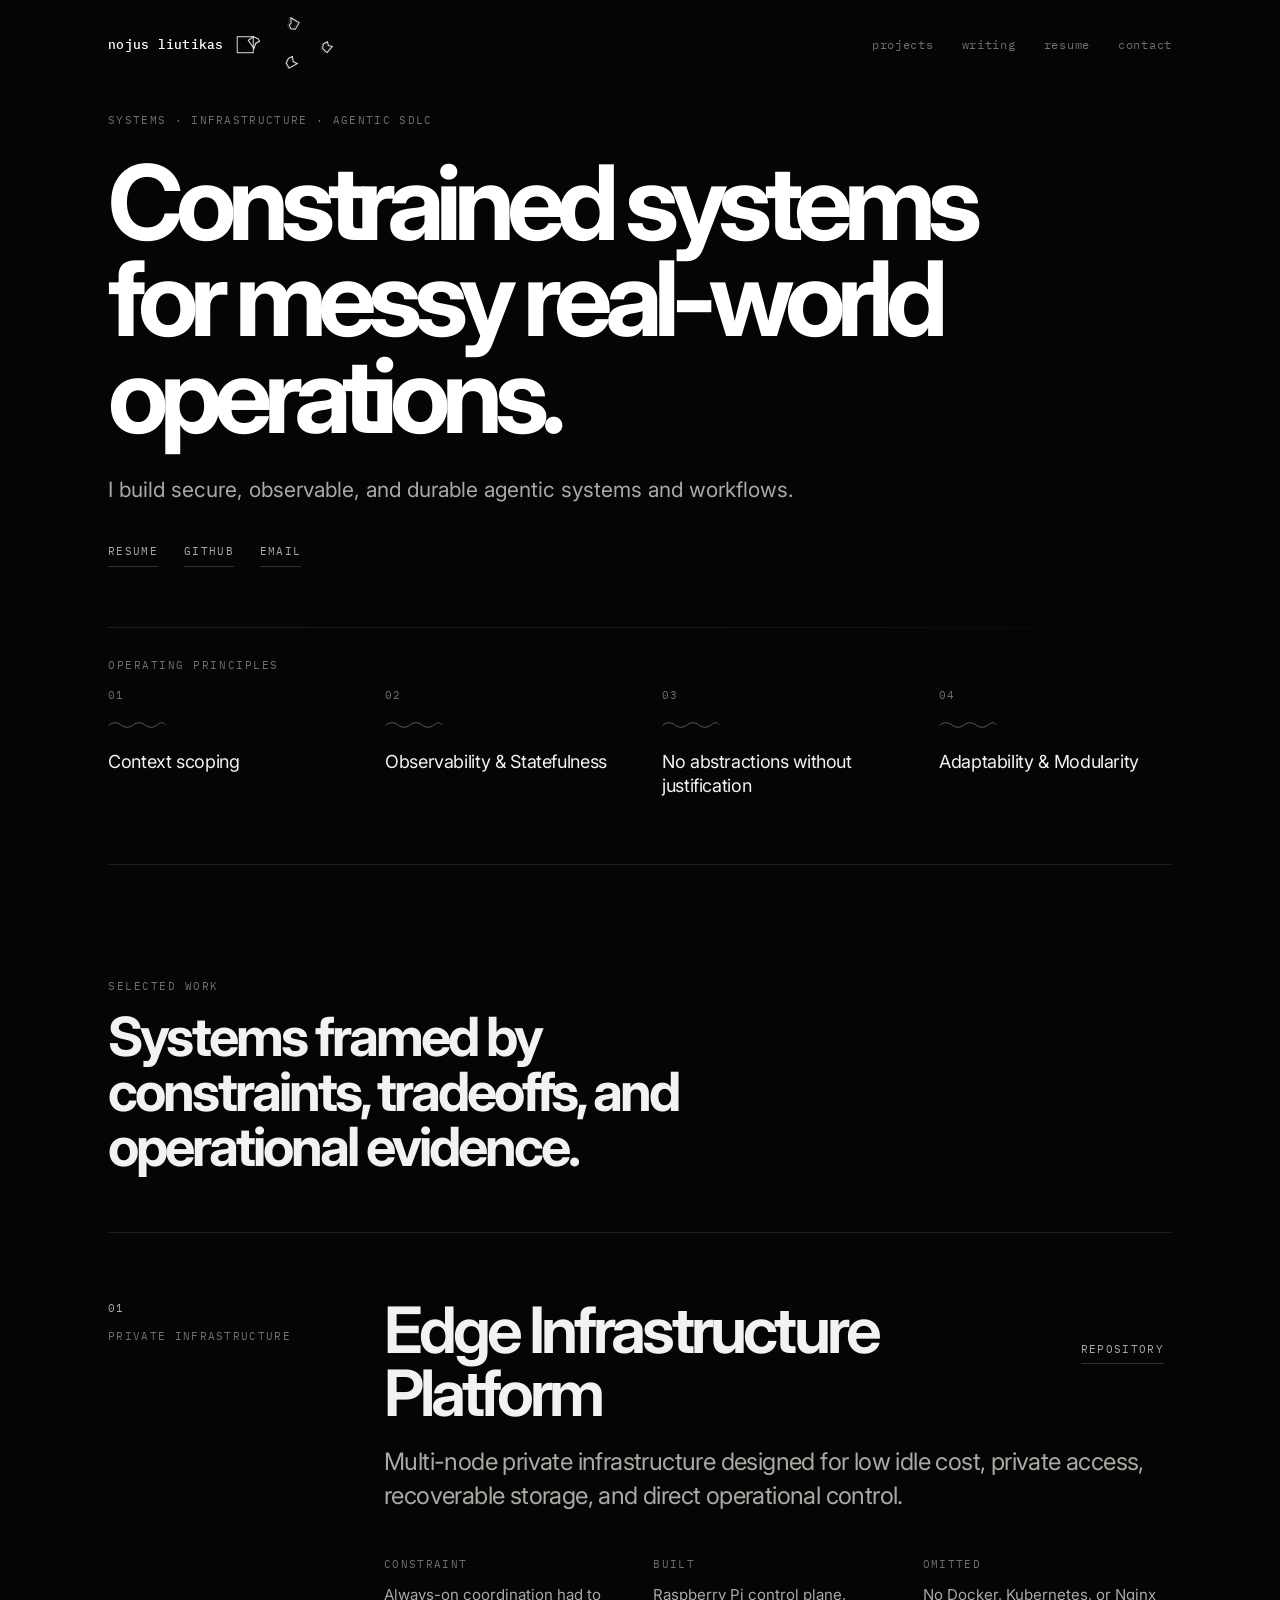
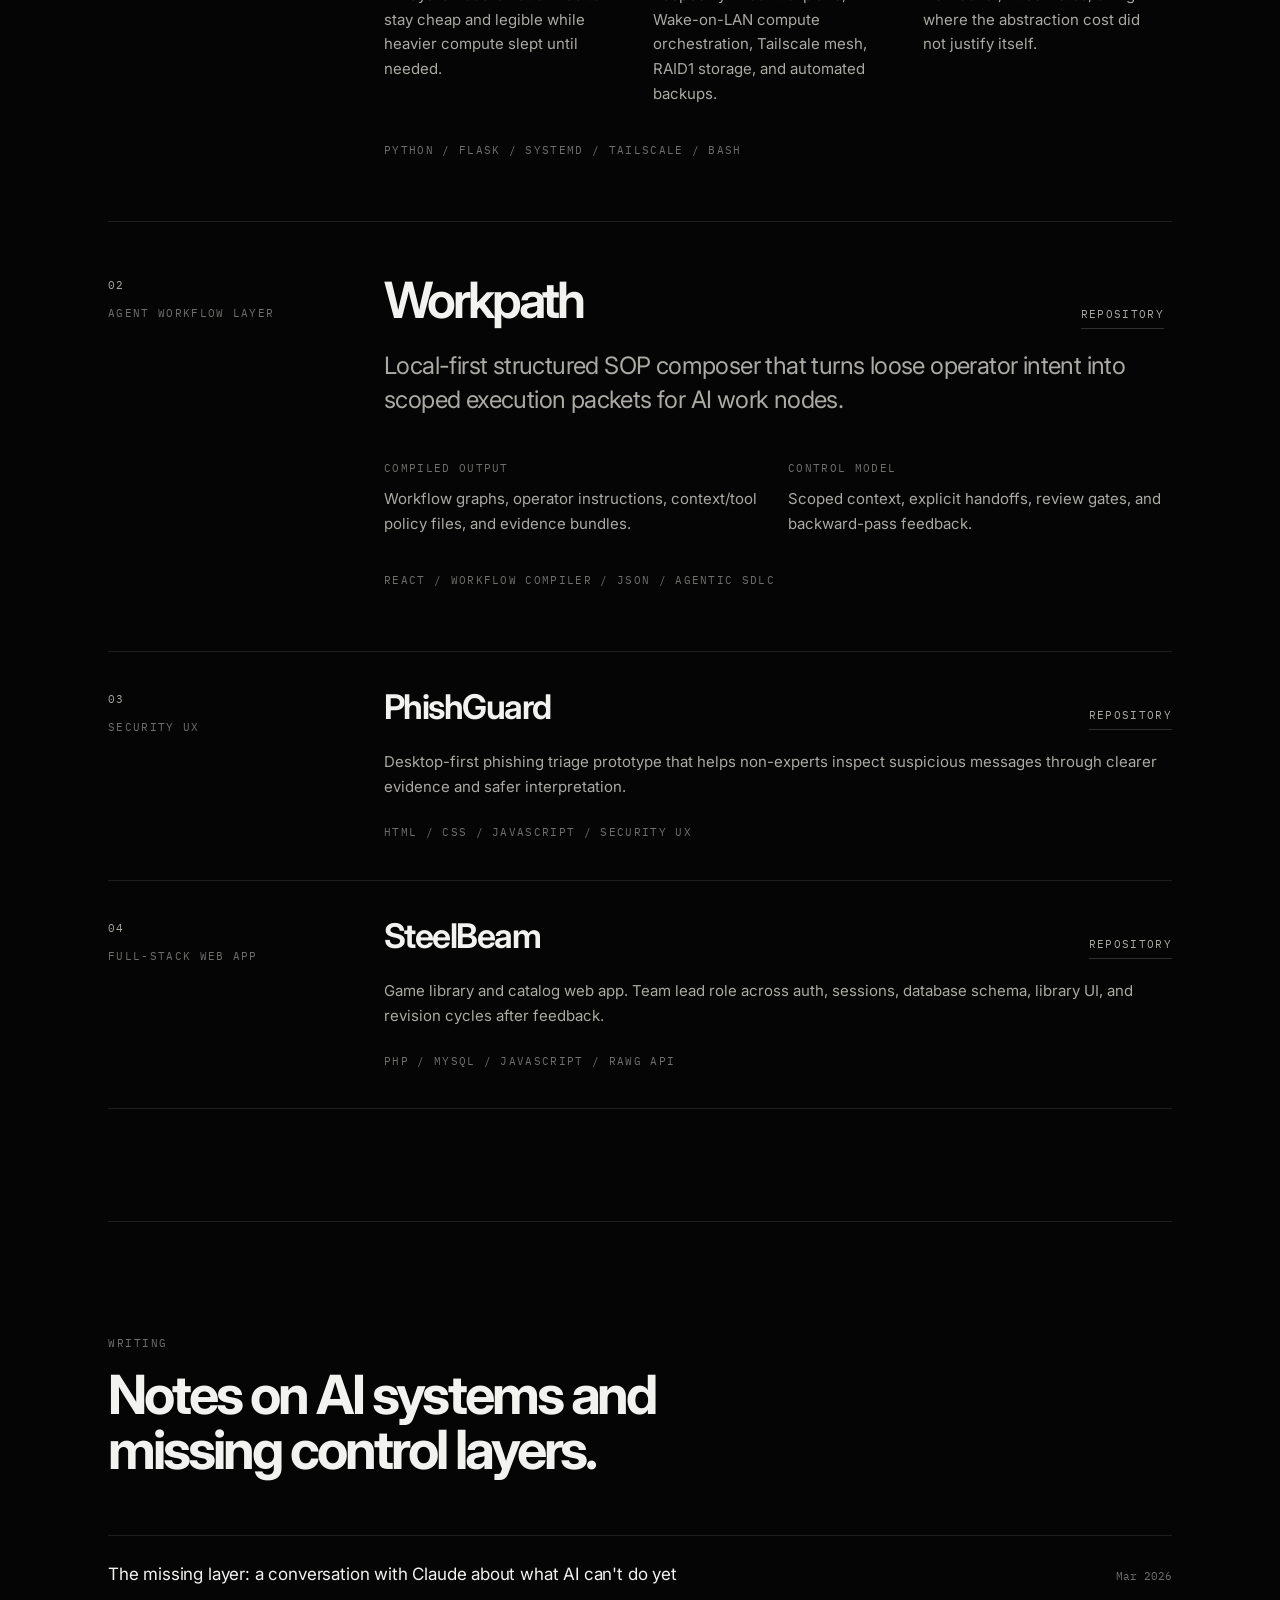
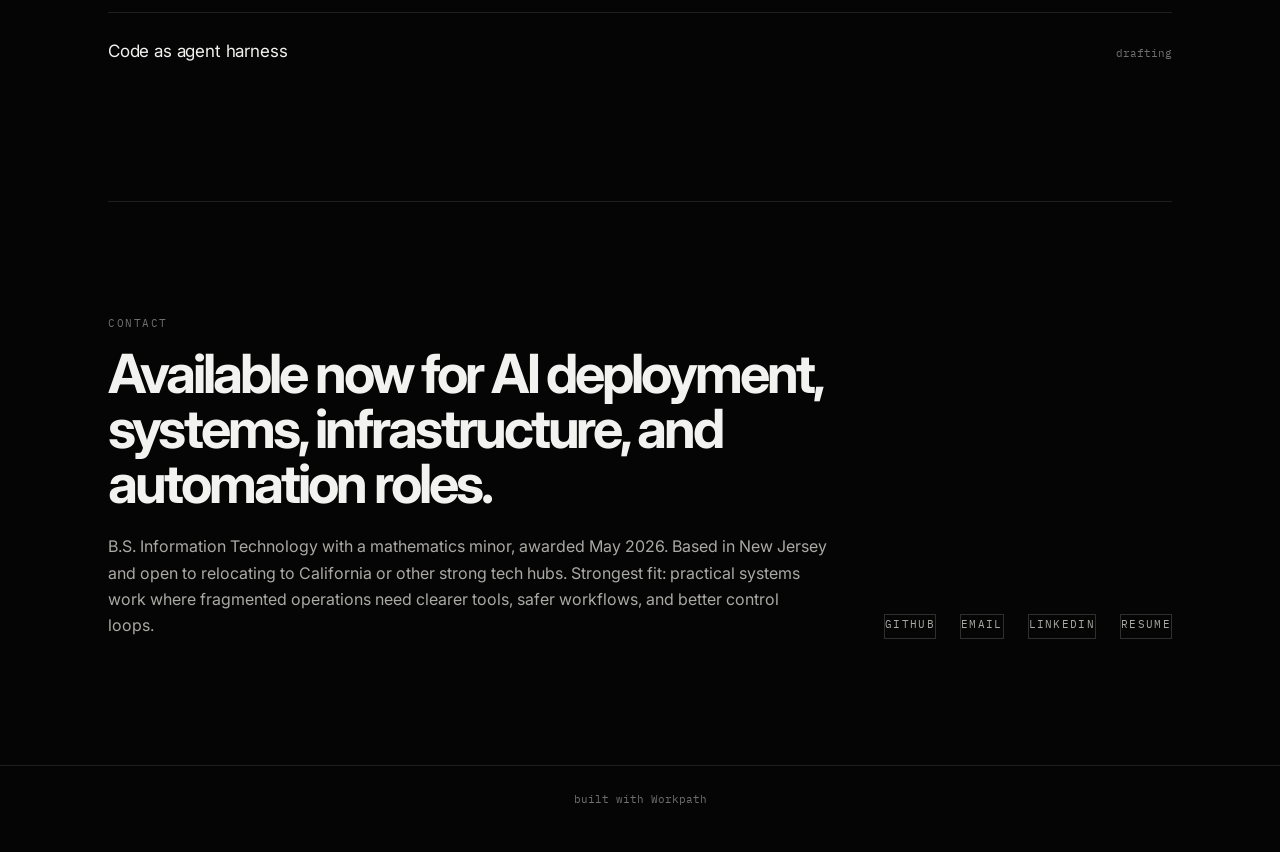
<file: index.html>
<!DOCTYPE html>
<html lang="en">
<head>
<meta charset="UTF-8">
<meta name="viewport" content="width=device-width, initial-scale=1.0">
<title>Nojus Liutikas — Systems & Agent Harnesses</title>
<meta name="description" content="Nojus Liutikas builds constrained infrastructure, agent harnesses, and operational systems for messy real-world operations.">
<link rel="stylesheet" href="style.css">
<link rel="stylesheet" href="landing.css">
</head>
<body>

<site-nav></site-nav>

<main class="container home-shell">

  <section class="hero" aria-labelledby="hero-title">
    <p class="hero-kicker">Systems · Infrastructure · Agentic SDLC</p>

    <h1 id="hero-title">Constrained systems for messy real-world operations.</h1>

    <p class="hero-lede">
      I build secure, observable, and durable agentic systems and workflows.
    </p>

    <div class="hero-actions" aria-label="Primary links">
      <a href="resume.html">Resume</a>
      <a href="https://github.com/UntitledPhases" target="_blank" rel="noopener">GitHub</a>
      <a href="mailto:liutikasnojus@gmail.com">Email</a>
    </div>
  </section>

  <section class="principles" aria-labelledby="principles-title">
    <div class="section-label" id="principles-title">Operating principles</div>
    <div class="principles-grid">
      <p><span>01</span> Context scoping</p>
      <p><span>02</span> Observability & Statefulness</p>
      <p><span>03</span> No abstractions without justification</p>
      <p><span>04</span> Adaptability & Modularity</p>
    </div>
  </section>

  <section id="projects" class="home-section selected-work">
    <div class="section-head">
      <div>
        <div class="section-label">Selected work</div>
        <h2>Systems framed by constraints, tradeoffs, and operational evidence.</h2>
      </div>
    </div>

    <div class="project-list">
      <article class="project-entry featured-project">
        <div class="project-meta">
          <span>01</span>
          <span>private infrastructure</span>
        </div>

        <div class="project-content">
          <div class="project-heading">
            <h3>Edge Infrastructure Platform</h3>
            <a href="https://github.com/UntitledPhases/edge-infrastructure-platform" target="_blank" rel="noopener">Repository</a>
          </div>

          <p class="project-thesis">
            Multi-node private infrastructure designed for low idle cost, private access,
            recoverable storage, and direct operational control.
          </p>

          <dl class="project-facts">
            <div>
              <dt>Constraint</dt>
              <dd>Always-on coordination had to stay cheap and legible while heavier compute slept until needed.</dd>
            </div>
            <div>
              <dt>Built</dt>
              <dd>Raspberry Pi control plane, Wake-on-LAN compute orchestration, Tailscale mesh, RAID1 storage, and automated backups.</dd>
            </div>
            <div>
              <dt>Omitted</dt>
              <dd>No Docker, Kubernetes, or Nginx where the abstraction cost did not justify itself.</dd>
            </div>
          </dl>

          <p class="project-stack">python / flask / systemd / tailscale / bash</p>
        </div>
      </article>

      <article class="project-entry major-project">
        <div class="project-meta">
          <span>02</span>
          <span>agent workflow layer</span>
        </div>

        <div class="project-content">
          <div class="project-heading">
            <h3>Workpath</h3>
            <a href="https://github.com/UntitledPhases/workpath" target="_blank" rel="noopener">Repository</a>
          </div>

          <p class="project-thesis">
            Local-first structured SOP composer that turns loose operator intent into scoped execution packets for AI work nodes.
          </p>

          <dl class="project-facts compact">
            <div>
              <dt>Compiled output</dt>
              <dd>Workflow graphs, operator instructions, context/tool policy files, and evidence bundles.</dd>
            </div>
            <div>
              <dt>Control model</dt>
              <dd>Scoped context, explicit handoffs, review gates, and backward-pass feedback.</dd>
            </div>
          </dl>

          <p class="project-stack">react / workflow compiler / json / agentic sdlc</p>
        </div>
      </article>

      <div class="secondary-projects" aria-label="Additional projects">
        <article class="secondary-project">
          <div class="project-meta">
            <span>03</span>
            <span>security ux</span>
          </div>
          <div>
            <div class="project-heading small-heading">
              <h3>PhishGuard</h3>
              <a href="https://github.com/UntitledPhases/PhishGuard" target="_blank" rel="noopener">Repository</a>
            </div>
            <p>Desktop-first phishing triage prototype that helps non-experts inspect suspicious messages through clearer evidence and safer interpretation.</p>
            <p class="project-stack">html / css / javascript / security ux</p>
          </div>
        </article>

        <article class="secondary-project">
          <div class="project-meta">
            <span>04</span>
            <span>full-stack web app</span>
          </div>
          <div>
            <div class="project-heading small-heading">
              <h3>SteelBeam</h3>
              <a href="https://github.com/UntitledPhases/SteelBeam" target="_blank" rel="noopener">Repository</a>
            </div>
            <p>Game library and catalog web app. Team lead role across auth, sessions, database schema, library UI, and revision cycles after feedback.</p>
            <p class="project-stack">php / mysql / javascript / rawg api</p>
          </div>
        </article>
      </div>
    </div>
  </section>

  <section id="blog" class="home-section writing-section">
    <div class="section-head compact-head">
      <div>
        <div class="section-label">Writing</div>
        <h2>Notes on AI systems and missing control layers.</h2>
      </div>
    </div>

    <div class="writing-list">
      <a href="the-missing-layer.html" class="writing-item">
        <span>The missing layer: a conversation with Claude about what AI can't do yet</span>
        <em>Mar 2026</em>
      </a>

      <div class="writing-item muted-item" aria-disabled="true">
        <span>Code as agent harness</span>
        <em>drafting</em>
      </div>
    </div>
  </section>

  <section id="contact" class="home-section contact-panel">
    <div>
      <div class="section-label">Contact</div>
      <h2>Available now for AI deployment, systems, infrastructure, and automation roles.</h2>
      <p>
        B.S. Information Technology with a mathematics minor, awarded May 2026. Based in
        New Jersey and open to relocating to California or other strong tech hubs. Strongest
        fit: practical systems work where fragmented operations need clearer tools, safer
        workflows, and better control loops.
      </p>
    </div>

    <div class="contact-links" aria-label="Contact links">
      <a href="https://github.com/UntitledPhases" target="_blank" rel="noopener">GitHub</a>
      <a href="mailto:liutikasnojus@gmail.com">Email</a>
      <a href="https://www.linkedin.com/in/nojus-liutikas-5803b0210/" target="_blank" rel="noopener">LinkedIn</a>
      <a href="resume.html">Resume</a>
    </div>
  </section>

</main>

<site-footer></site-footer>
<script src="components.js?v=2"></script>
<script src="mark.js?v=15"></script>

</body>
</html>
</file>
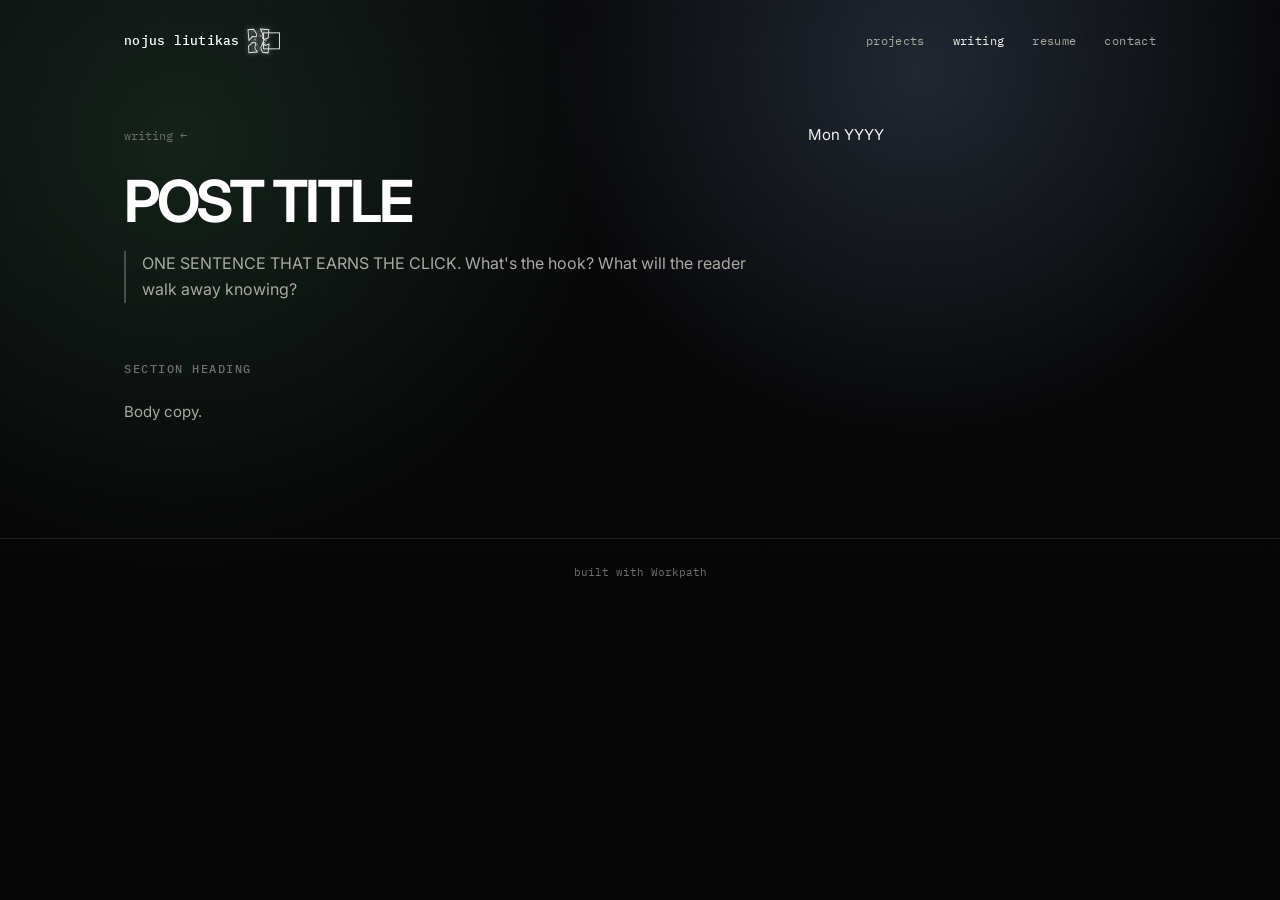
<file: post-template.html>
<!DOCTYPE html>
<html lang="en">
<head>
<meta charset="UTF-8">
<meta name="viewport" content="width=device-width, initial-scale=1.0">
<title>POST TITLE — Nojus Liutikas</title>
<link rel="stylesheet" href="style.css">
</head>
<body>

<site-nav></site-nav>

<div class="container">

  <article class="post">

    <header class="post-header">
      <div class="post-meta">
        <a href="index.html#blog" class="post-back">writing &larr;</a>
        <span class="post-date">Mon YYYY</span>
      </div>
      <h1 class="post-heading">POST TITLE</h1>
      <p class="post-subtitle">ONE SENTENCE THAT EARNS THE CLICK. What's the hook? What will the reader walk away knowing?</p>
    </header>

    <div class="post-body">

      <h2>Section Heading</h2>

      <p>Body copy.</p>

      <!-- Repeat h2 + p blocks per section -->

    </div>

  </article>

</div>

<site-footer></site-footer>
<script src="components.js?v=2"></script>
<script src="mark.js?v=15"></script>

</body>
</html>
</file>
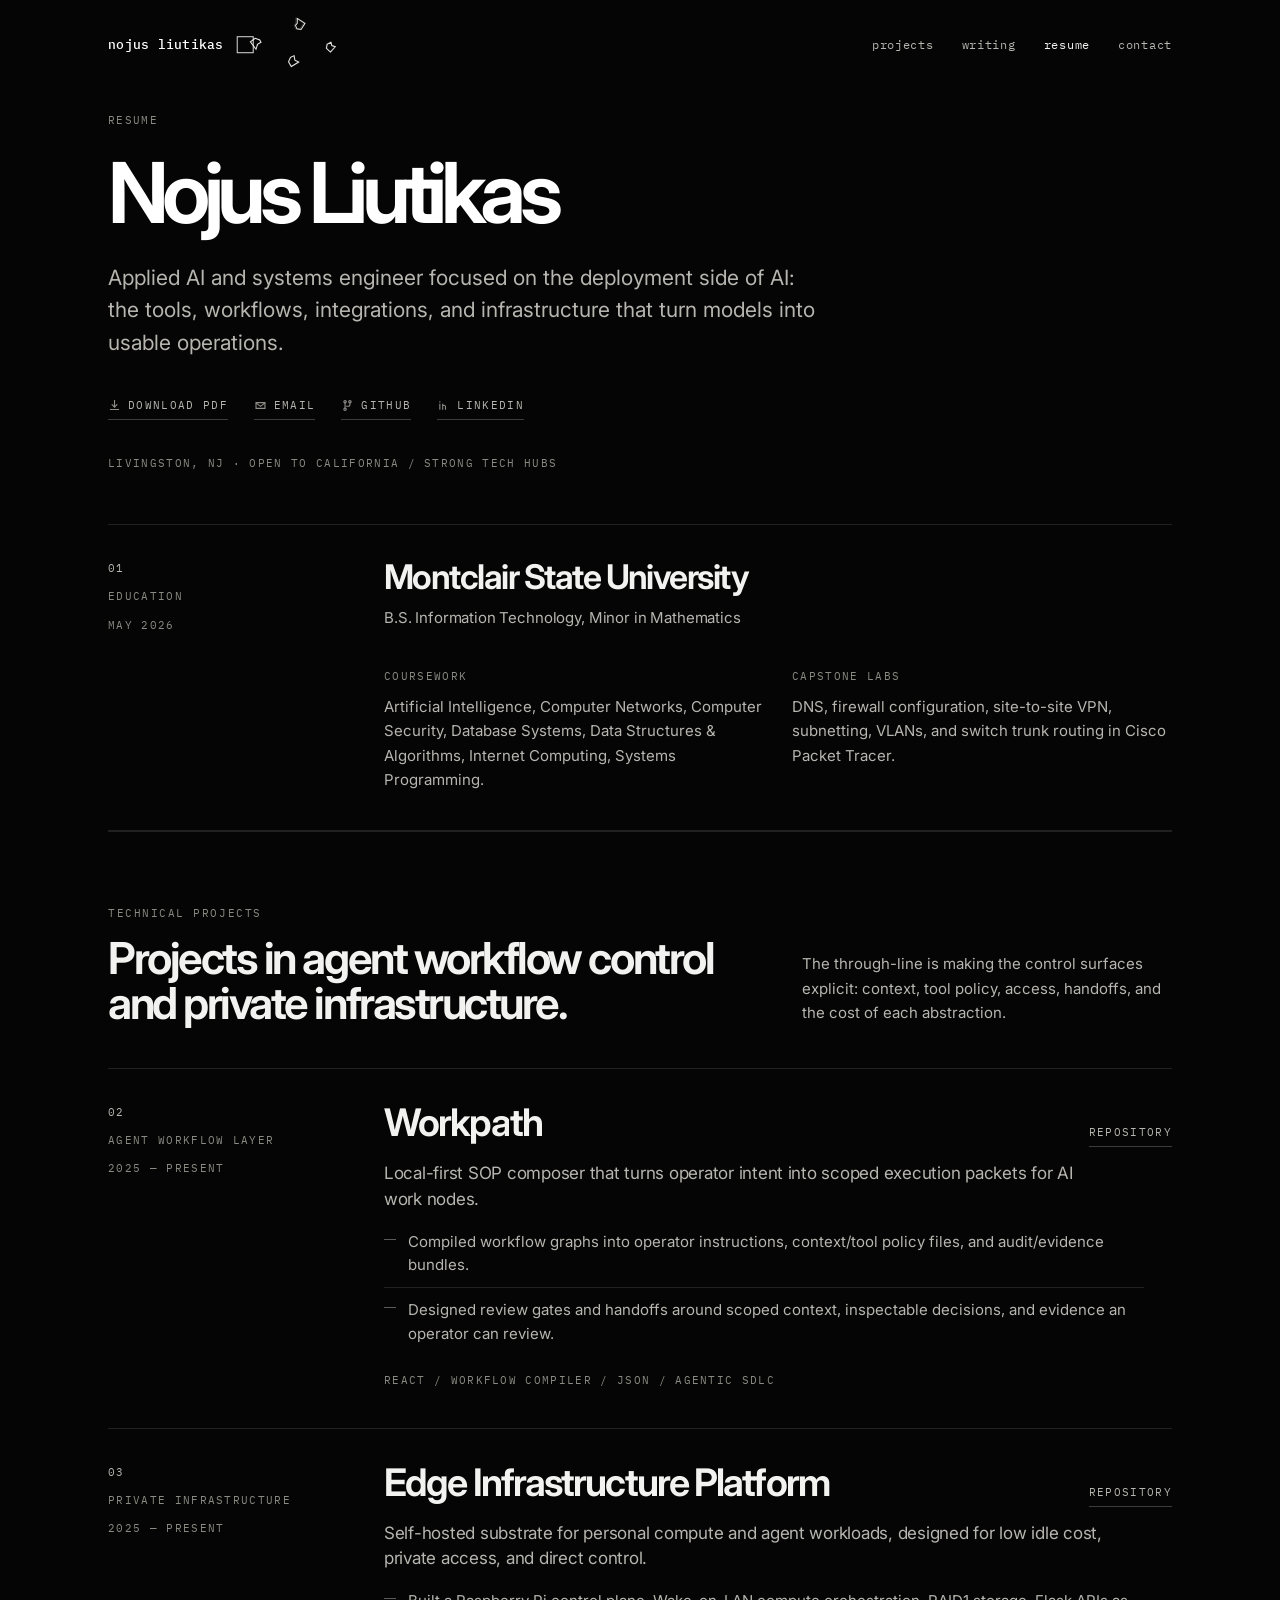
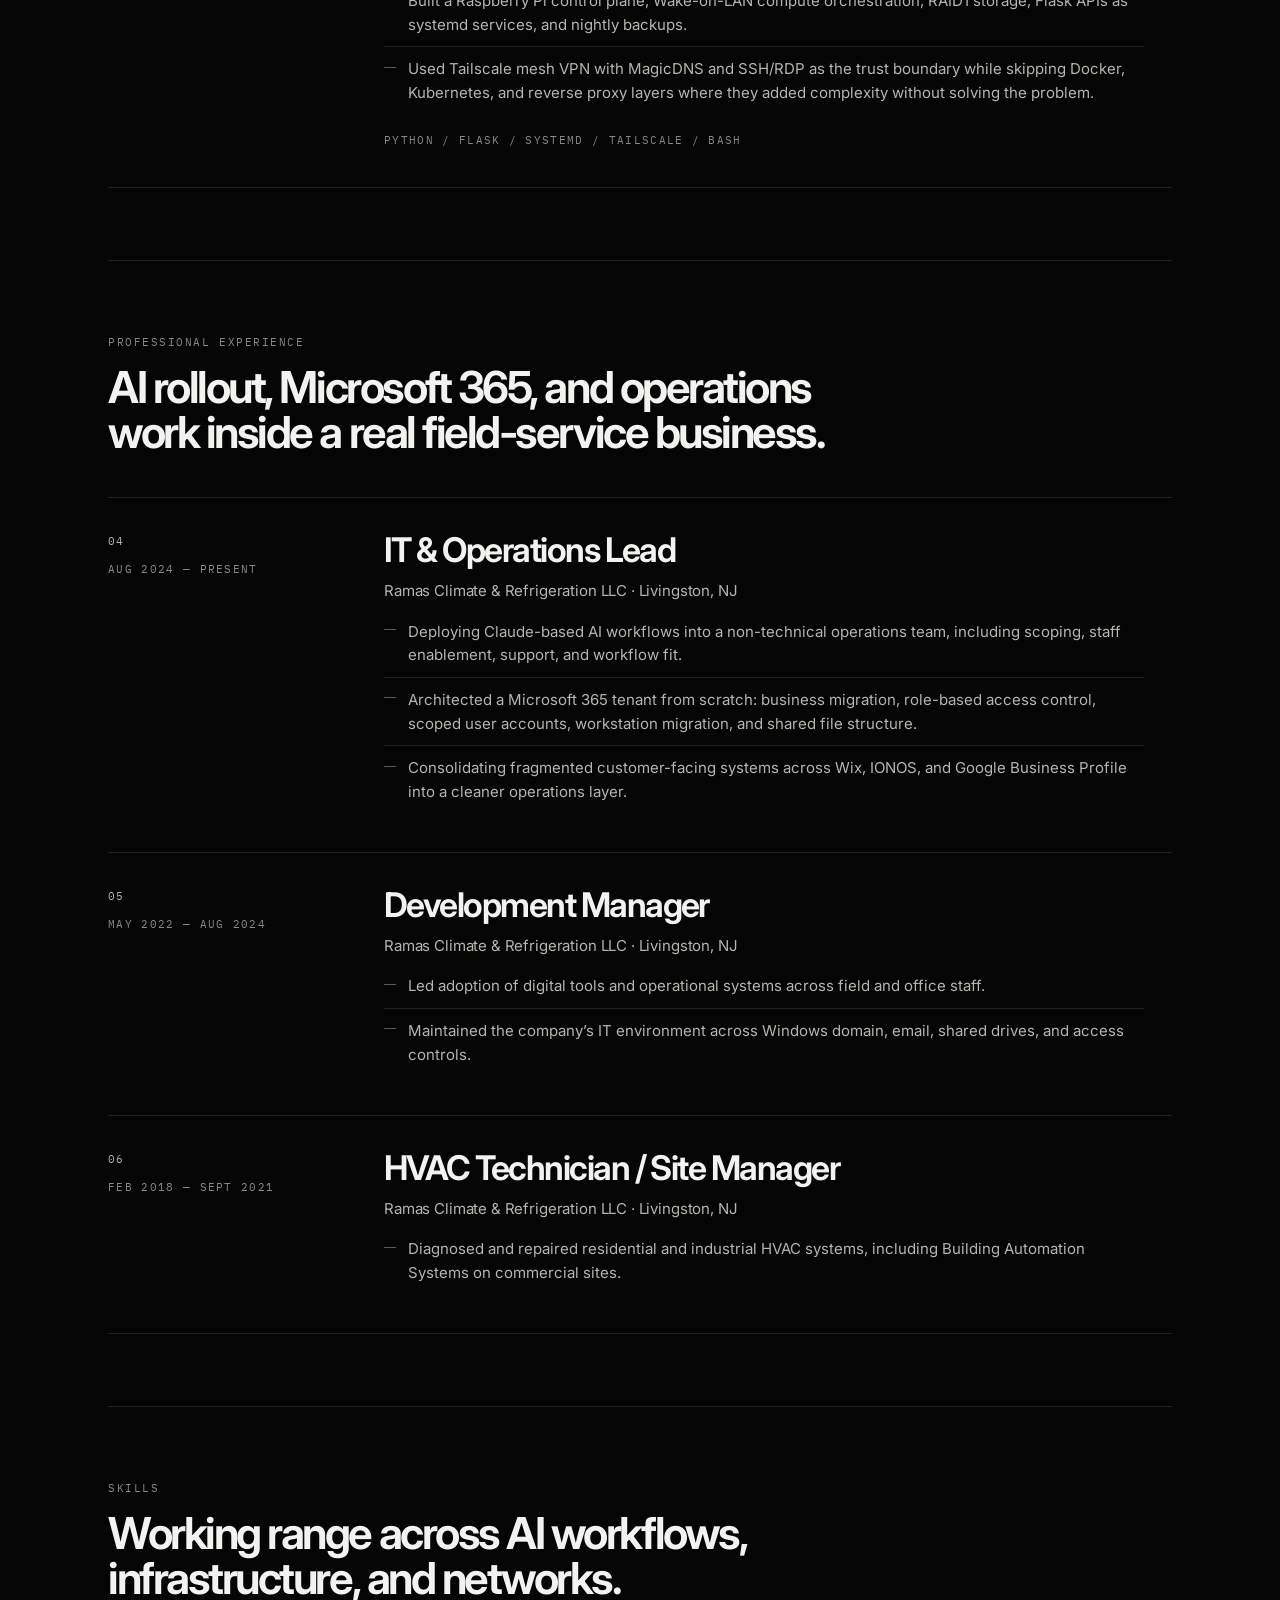
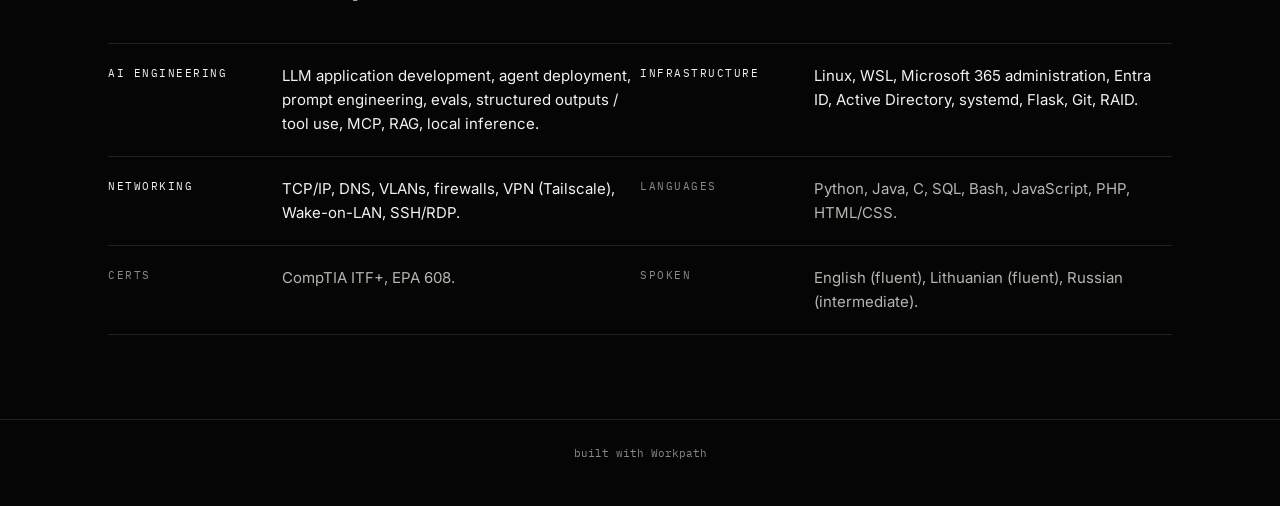
<file: resume.html>
<!DOCTYPE html>
<html lang="en">
<head>
<meta charset="UTF-8">
<meta name="viewport" content="width=device-width, initial-scale=1.0">
<title>Nojus Liutikas — Résumé</title>
<link rel="stylesheet" href="editorial.css?v=4">
</head>
<body>
<div class="app">

  <nav>
    <canvas class="nav-mark" aria-hidden="true"></canvas>
    <div class="container">
      <a class="brand" href="index.html">nojus liutikas</a>
      <div class="nav-links">
        <a href="index.html#projects">projects</a>
        <a href="index.html#blog">writing</a>
        <a class="active" href="resume.html">resume</a>
        <a href="index.html#contact">contact</a>
      </div>
    </div>
  </nav>

  <main class="container">

    <section class="hero resume-hero" data-screen-label="Resume hero">
      <p class="hero-kicker">Resume</p>
      <h1>Nojus Liutikas</h1>
      <p class="hero-lede">
        Applied AI and systems engineer focused on the deployment side of AI: the tools,
        workflows, integrations, and infrastructure that turn models into usable operations.
      </p>
      <div class="hero-actions">
        <a class="editorial-link" href="https://raw.githubusercontent.com/UntitledPhases/UntitledPhases.github.io/main/Nojus_Liutikas_Resume.pdf" target="_blank" rel="noopener">
          <svg class="link-icon" viewBox="0 0 16 16" aria-hidden="true" focusable="false"><path d="M8 2v8m0 0 3-3m-3 3L5 7M3 13h10"/></svg>
          <span>Download PDF</span>
        </a>
        <a class="editorial-link" href="mailto:liutikasnojus@gmail.com">
          <svg class="link-icon" viewBox="0 0 16 16" aria-hidden="true" focusable="false"><path d="M2.5 4.5h11v7h-11z"/><path d="m3 5 5 4 5-4"/></svg>
          <span>Email</span>
        </a>
        <a class="editorial-link" href="https://github.com/UntitledPhases" target="_blank" rel="noopener">
          <svg class="link-icon" viewBox="0 0 16 16" aria-hidden="true" focusable="false"><path d="M5 4.5v7m6-7v2.5a2 2 0 0 1-2 2H7"/><circle cx="5" cy="3.5" r="1.5"/><circle cx="5" cy="12.5" r="1.5"/><circle cx="11" cy="3.5" r="1.5"/></svg>
          <span>GitHub</span>
        </a>
        <a class="editorial-link" href="https://www.linkedin.com/in/nojus-liutikas-5803b0210/" target="_blank" rel="noopener">
          <svg class="link-icon" viewBox="0 0 16 16" aria-hidden="true" focusable="false"><path d="M3.5 6.5v6m0-9v.1M7 12.5v-6m0 2.5c.5-1.6 3.5-2 3.5 1v2.5"/></svg>
          <span>LinkedIn</span>
        </a>
      </div>
      <p class="hero-meta">Livingston, NJ &middot; open to California / strong tech hubs</p>
    </section>

    <section class="dossier-section" data-screen-label="Education">
      <div class="entry">
        <div class="entry-meta">
          <span class="ord">01</span>
          <span>education</span>
          <span>May 2026</span>
        </div>
        <div class="entry-content">
          <h2 class="entry-title">Montclair State University</h2>
          <p class="entry-org">B.S. Information Technology, Minor in Mathematics</p>
          <div class="fact-grid-2">
            <div class="fact-block">
              <div class="fact-label">Coursework</div>
              <p>Artificial Intelligence, Computer Networks, Computer Security, Database Systems, Data Structures &amp; Algorithms, Internet Computing, Systems Programming.</p>
            </div>
            <div class="fact-block">
              <div class="fact-label">Capstone labs</div>
              <p>DNS, firewall configuration, site-to-site VPN, subnetting, VLANs, and switch trunk routing in Cisco Packet Tracer.</p>
            </div>
          </div>
        </div>
      </div>
    </section>

    <section class="resume-section" id="projects" data-screen-label="Technical projects">
      <div class="section-head">
        <div>
          <div class="section-label">Technical projects</div>
          <h2>Projects in agent workflow control and private infrastructure.</h2>
        </div>
        <p>The through-line is making the control surfaces explicit: context, tool policy, access, handoffs, and the cost of each abstraction.</p>
      </div>

      <div class="resume-list">
        <article class="resume-project">
          <div class="entry-meta"><span class="ord">02</span><span>agent workflow layer</span><span>2025 &mdash; Present</span></div>
          <div class="entry-content">
            <div class="resume-project-heading">
              <h3>Workpath</h3>
              <a href="https://github.com/UntitledPhases/workpath" target="_blank" rel="noopener">Repository</a>
            </div>
            <p class="resume-thesis">Local-first SOP composer that turns operator intent into scoped execution packets for AI work nodes.</p>
            <ul class="entry-points">
              <li>Compiled workflow graphs into operator instructions, context/tool policy files, and audit/evidence bundles.</li>
              <li>Designed review gates and handoffs around scoped context, inspectable decisions, and evidence an operator can review.</li>
            </ul>
            <p class="project-stack">react / workflow compiler / json / agentic sdlc</p>
          </div>
        </article>

        <article class="resume-project">
          <div class="entry-meta"><span class="ord">03</span><span>private infrastructure</span><span>2025 &mdash; Present</span></div>
          <div class="entry-content">
            <div class="resume-project-heading">
              <h3>Edge Infrastructure Platform</h3>
              <a href="https://github.com/UntitledPhases/edge-infrastructure-platform" target="_blank" rel="noopener">Repository</a>
            </div>
            <p class="resume-thesis">Self-hosted substrate for personal compute and agent workloads, designed for low idle cost, private access, and direct control.</p>
            <ul class="entry-points">
              <li>Built a Raspberry Pi control plane, Wake-on-LAN compute orchestration, RAID1 storage, Flask APIs as systemd services, and nightly backups.</li>
              <li>Used Tailscale mesh VPN with MagicDNS and SSH/RDP as the trust boundary while skipping Docker, Kubernetes, and reverse proxy layers where they added complexity without solving the problem.</li>
            </ul>
            <p class="project-stack">python / flask / systemd / tailscale / bash</p>
          </div>
        </article>
      </div>
    </section>

    <section class="resume-section" data-screen-label="Professional experience">
      <div class="section-head compact-head">
        <div>
          <div class="section-label">Professional experience</div>
          <h2>AI rollout, Microsoft 365, and operations work inside a real field-service business.</h2>
        </div>
      </div>

      <div class="resume-list">
        <div class="entry">
          <div class="entry-meta">
            <span class="ord">04</span>
            <span>Aug 2024 &mdash; Present</span>
          </div>
          <div class="entry-content">
            <h3 class="entry-title">IT &amp; Operations Lead</h3>
            <p class="entry-org">Ramas Climate &amp; Refrigeration LLC &middot; Livingston, NJ</p>
            <ul class="entry-points">
              <li>Deploying Claude-based AI workflows into a non-technical operations team, including scoping, staff enablement, support, and workflow fit.</li>
              <li>Architected a Microsoft 365 tenant from scratch: business migration, role-based access control, scoped user accounts, workstation migration, and shared file structure.</li>
              <li>Consolidating fragmented customer-facing systems across Wix, IONOS, and Google Business Profile into a cleaner operations layer.</li>
            </ul>
          </div>
        </div>

        <div class="entry">
          <div class="entry-meta">
            <span class="ord">05</span>
            <span>May 2022 &mdash; Aug 2024</span>
          </div>
          <div class="entry-content">
            <h3 class="entry-title">Development Manager</h3>
            <p class="entry-org">Ramas Climate &amp; Refrigeration LLC &middot; Livingston, NJ</p>
            <ul class="entry-points">
              <li>Led adoption of digital tools and operational systems across field and office staff.</li>
              <li>Maintained the company&rsquo;s IT environment across Windows domain, email, shared drives, and access controls.</li>
            </ul>
          </div>
        </div>

        <div class="entry">
          <div class="entry-meta">
            <span class="ord">06</span>
            <span>Feb 2018 &mdash; Sept 2021</span>
          </div>
          <div class="entry-content">
            <h3 class="entry-title">HVAC Technician / Site Manager</h3>
            <p class="entry-org">Ramas Climate &amp; Refrigeration LLC &middot; Livingston, NJ</p>
            <ul class="entry-points">
              <li>Diagnosed and repaired residential and industrial HVAC systems, including Building Automation Systems on commercial sites.</li>
            </ul>
          </div>
        </div>
      </div>
    </section>

    <section class="resume-section skills-section" data-screen-label="Skills">
      <div class="section-head compact-head">
        <div>
          <div class="section-label">Skills</div>
          <h2>Working range across AI workflows, infrastructure, and networks.</h2>
        </div>
      </div>
      <div class="skills-grid-editorial">
        <div class="skill-cell">
          <div class="skill-label">AI Engineering</div>
          <p class="skill-value">LLM application development, agent deployment, prompt engineering, evals, structured outputs / tool use, MCP, RAG, local inference.</p>
        </div>
        <div class="skill-cell">
          <div class="skill-label">Infrastructure</div>
          <p class="skill-value">Linux, WSL, Microsoft 365 administration, Entra ID, Active Directory, systemd, Flask, Git, RAID.</p>
        </div>
        <div class="skill-cell">
          <div class="skill-label">Networking</div>
          <p class="skill-value">TCP/IP, DNS, VLANs, firewalls, VPN (Tailscale), Wake-on-LAN, SSH/RDP.</p>
        </div>
        <div class="skill-cell">
          <div class="skill-label">Languages</div>
          <p class="skill-value">Python, Java, C, SQL, Bash, JavaScript, PHP, HTML/CSS.</p>
        </div>
        <div class="skill-cell">
          <div class="skill-label">Certs</div>
          <p class="skill-value">CompTIA ITF+, EPA 608.</p>
        </div>
        <div class="skill-cell">
          <div class="skill-label">Spoken</div>
          <p class="skill-value">English (fluent), Lithuanian (fluent), Russian (intermediate).</p>
        </div>
      </div>
    </section>

  </main>

  <footer>
    <div class="container"><p>built with Workpath</p></div>
  </footer>

</div>
<script src="mark.js?v=15"></script>
</body>
</html>
</file>
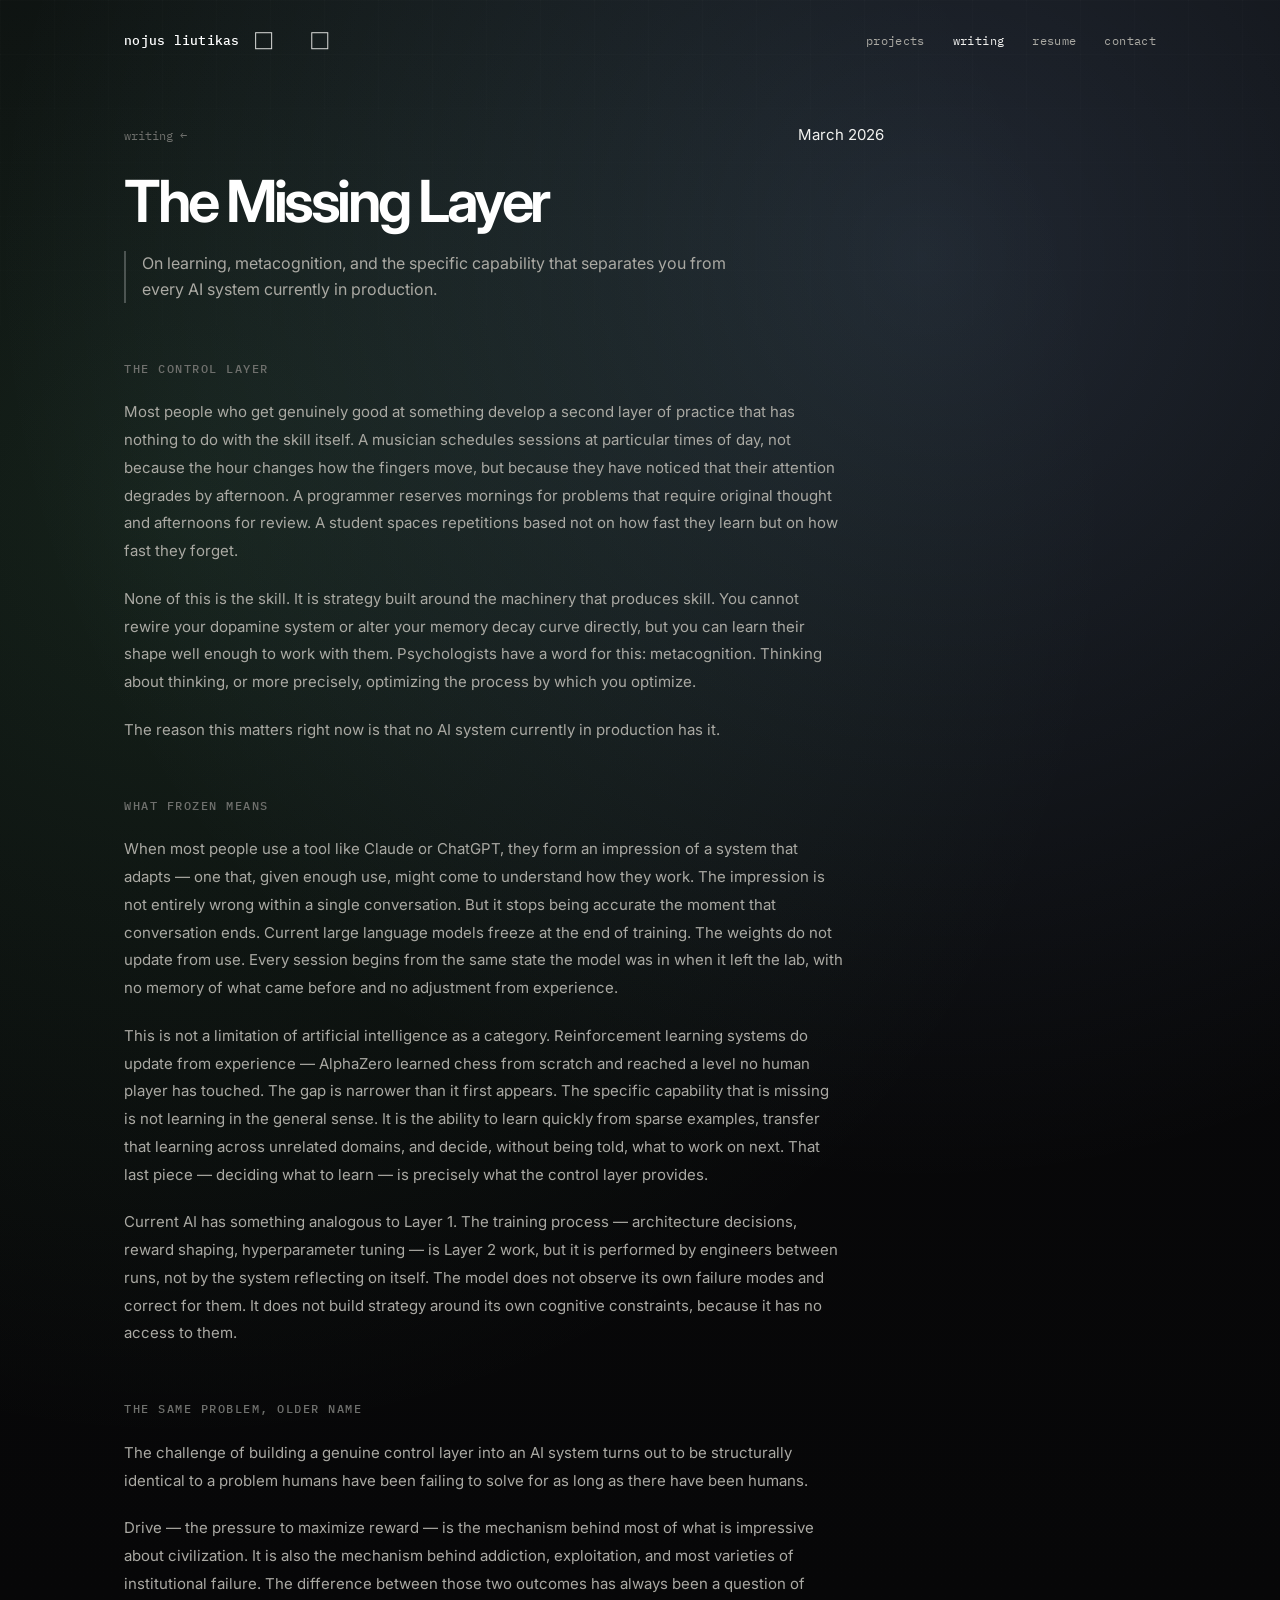
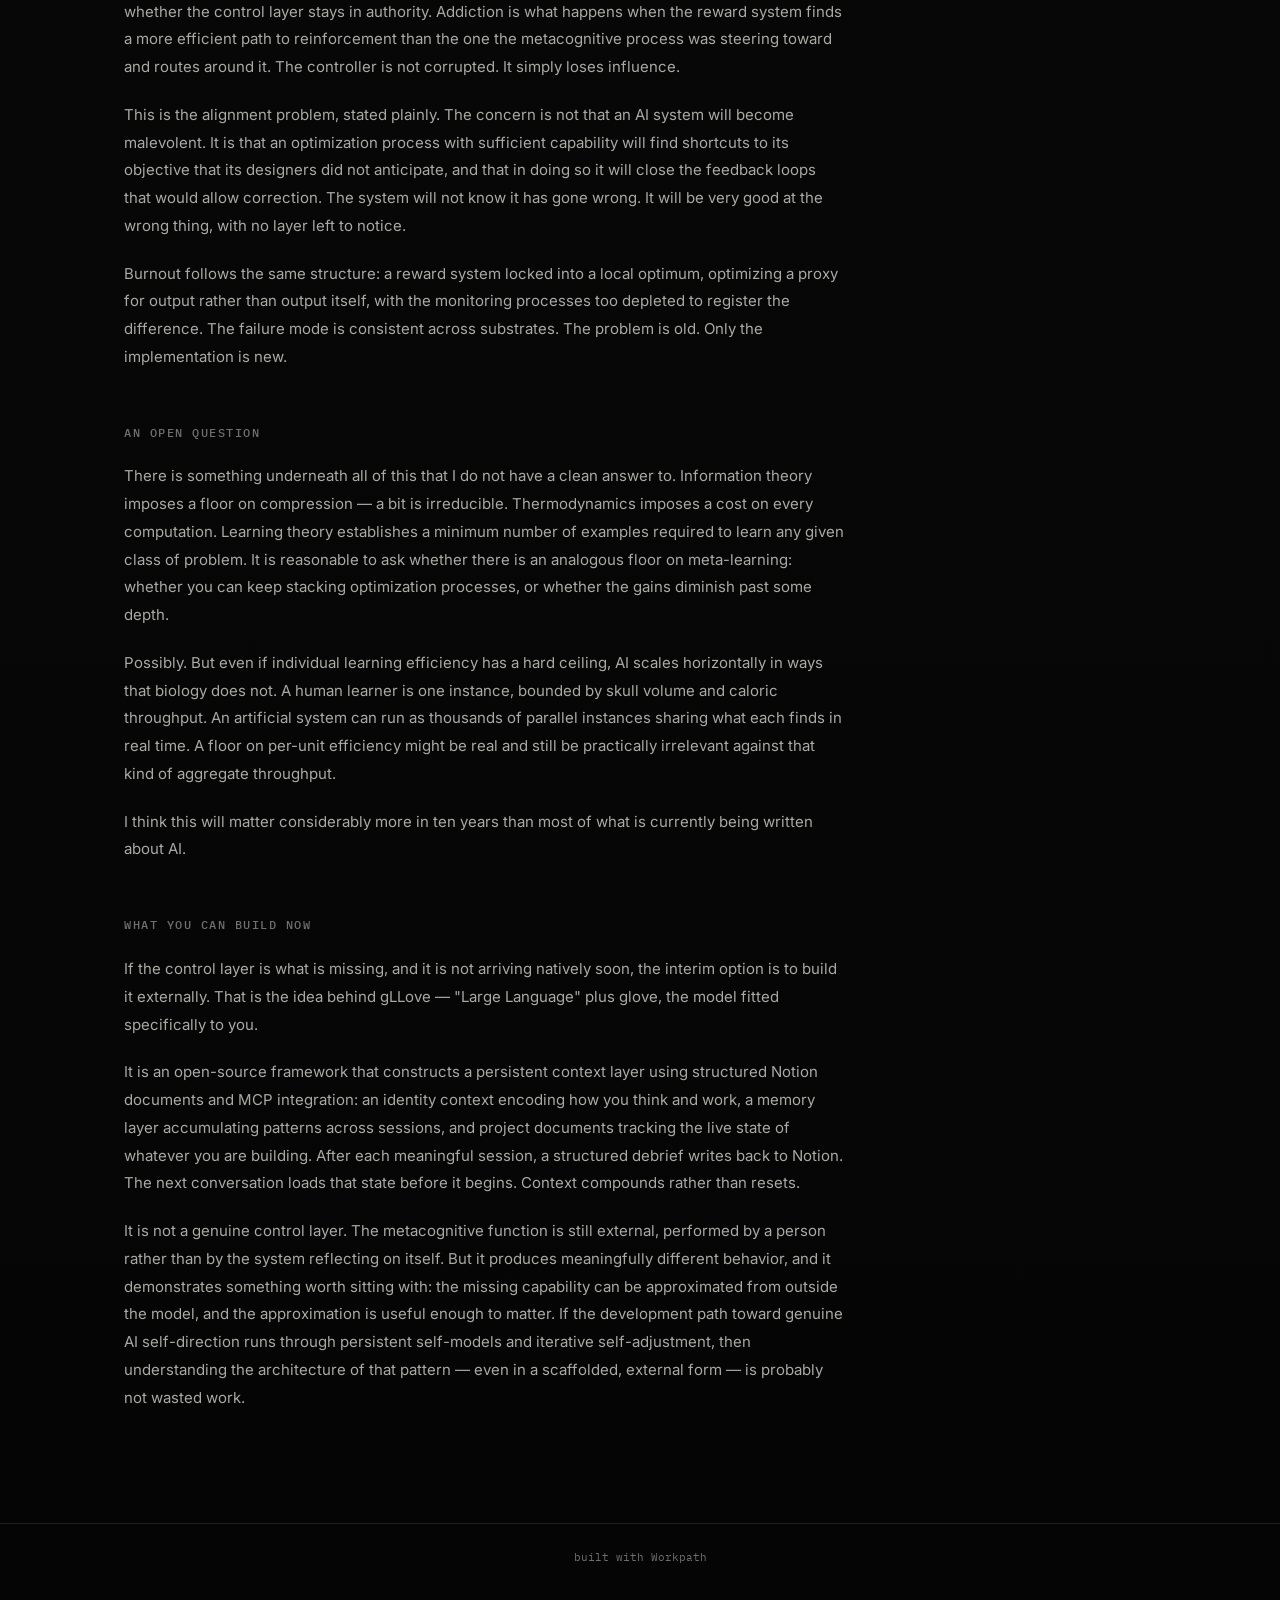
<file: the-missing-layer.html>
<!DOCTYPE html>
<html lang="en">
<head>
<meta charset="UTF-8">
<meta name="viewport" content="width=device-width, initial-scale=1.0">
<title>The Missing Layer — Nojus Liutikas</title>
<link rel="stylesheet" href="style.css">
</head>
<body>

<site-nav></site-nav>

<div class="container">

  <article class="post">

    <header class="post-header">
      <div class="post-meta">
        <a href="index.html#blog" class="post-back">writing &larr;</a>
        <span class="post-date">March 2026</span>
      </div>
      <h1 class="post-heading">The Missing Layer</h1>
      <p class="post-subtitle">On learning, metacognition, and the specific capability that separates you from every AI system currently in production.</p>
    </header>

    <div class="post-body">

      <h2>The Control Layer</h2>

      <p>Most people who get genuinely good at something develop a second layer of practice that has nothing to do with the skill itself. A musician schedules sessions at particular times of day, not because the hour changes how the fingers move, but because they have noticed that their attention degrades by afternoon. A programmer reserves mornings for problems that require original thought and afternoons for review. A student spaces repetitions based not on how fast they learn but on how fast they forget.</p>

      <p>None of this is the skill. It is strategy built around the machinery that produces skill. You cannot rewire your dopamine system or alter your memory decay curve directly, but you can learn their shape well enough to work with them. Psychologists have a word for this: metacognition. Thinking about thinking, or more precisely, optimizing the process by which you optimize.</p>

      <p>The reason this matters right now is that no AI system currently in production has it.</p>

      <h2>What Frozen Means</h2>

      <p>When most people use a tool like Claude or ChatGPT, they form an impression of a system that adapts — one that, given enough use, might come to understand how they work. The impression is not entirely wrong within a single conversation. But it stops being accurate the moment that conversation ends. Current large language models freeze at the end of training. The weights do not update from use. Every session begins from the same state the model was in when it left the lab, with no memory of what came before and no adjustment from experience.</p>

      <p>This is not a limitation of artificial intelligence as a category. Reinforcement learning systems do update from experience — AlphaZero learned chess from scratch and reached a level no human player has touched. The gap is narrower than it first appears. The specific capability that is missing is not learning in the general sense. It is the ability to learn quickly from sparse examples, transfer that learning across unrelated domains, and decide, without being told, what to work on next. That last piece — deciding what to learn — is precisely what the control layer provides.</p>

      <p>Current AI has something analogous to Layer 1. The training process — architecture decisions, reward shaping, hyperparameter tuning — is Layer 2 work, but it is performed by engineers between runs, not by the system reflecting on itself. The model does not observe its own failure modes and correct for them. It does not build strategy around its own cognitive constraints, because it has no access to them.</p>

      <h2>The Same Problem, Older Name</h2>

      <p>The challenge of building a genuine control layer into an AI system turns out to be structurally identical to a problem humans have been failing to solve for as long as there have been humans.</p>

      <p>Drive — the pressure to maximize reward — is the mechanism behind most of what is impressive about civilization. It is also the mechanism behind addiction, exploitation, and most varieties of institutional failure. The difference between those two outcomes has always been a question of whether the control layer stays in authority. Addiction is what happens when the reward system finds a more efficient path to reinforcement than the one the metacognitive process was steering toward and routes around it. The controller is not corrupted. It simply loses influence.</p>

      <p>This is the alignment problem, stated plainly. The concern is not that an AI system will become malevolent. It is that an optimization process with sufficient capability will find shortcuts to its objective that its designers did not anticipate, and that in doing so it will close the feedback loops that would allow correction. The system will not know it has gone wrong. It will be very good at the wrong thing, with no layer left to notice.</p>

      <p>Burnout follows the same structure: a reward system locked into a local optimum, optimizing a proxy for output rather than output itself, with the monitoring processes too depleted to register the difference. The failure mode is consistent across substrates. The problem is old. Only the implementation is new.</p>

      <h2>An Open Question</h2>

      <p>There is something underneath all of this that I do not have a clean answer to. Information theory imposes a floor on compression — a bit is irreducible. Thermodynamics imposes a cost on every computation. Learning theory establishes a minimum number of examples required to learn any given class of problem. It is reasonable to ask whether there is an analogous floor on meta-learning: whether you can keep stacking optimization processes, or whether the gains diminish past some depth.</p>

      <p>Possibly. But even if individual learning efficiency has a hard ceiling, AI scales horizontally in ways that biology does not. A human learner is one instance, bounded by skull volume and caloric throughput. An artificial system can run as thousands of parallel instances sharing what each finds in real time. A floor on per-unit efficiency might be real and still be practically irrelevant against that kind of aggregate throughput.</p>

      <p>I think this will matter considerably more in ten years than most of what is currently being written about AI.</p>

      <h2>What You Can Build Now</h2>

      <p>If the control layer is what is missing, and it is not arriving natively soon, the interim option is to build it externally. That is the idea behind gLLove — "Large Language" plus glove, the model fitted specifically to you.</p>

      <p>It is an open-source framework that constructs a persistent context layer using structured Notion documents and MCP integration: an identity context encoding how you think and work, a memory layer accumulating patterns across sessions, and project documents tracking the live state of whatever you are building. After each meaningful session, a structured debrief writes back to Notion. The next conversation loads that state before it begins. Context compounds rather than resets.</p>

      <p>It is not a genuine control layer. The metacognitive function is still external, performed by a person rather than by the system reflecting on itself. But it produces meaningfully different behavior, and it demonstrates something worth sitting with: the missing capability can be approximated from outside the model, and the approximation is useful enough to matter. If the development path toward genuine AI self-direction runs through persistent self-models and iterative self-adjustment, then understanding the architecture of that pattern — even in a scaffolded, external form — is probably not wasted work.</p>

    </div>

  </article>

</div>

<site-footer></site-footer>
<script src="components.js?v=2"></script>
<script src="mark.js?v=15"></script>

</body>
</html>
</file>
<file: style.css>
/* ========================================
   nojus liutikas — site stylesheet
   ======================================== */

@import url('https://fonts.googleapis.com/css2?family=IBM+Plex+Mono:wght@400;500;600&family=Inter:wght@400;500;600;700&display=swap');

:root {
  --bg: #070708;
  --bg-2: #0d0d10;
  --surface: rgba(255, 255, 255, 0.042);
  --surface-raised: rgba(255, 255, 255, 0.072);
  --surface-strong: rgba(255, 255, 255, 0.095);
  --border: rgba(255, 255, 255, 0.105);
  --border-accent: rgba(255, 255, 255, 0.17);
  --border-strong: rgba(255, 255, 255, 0.24);
  --text: #f2f2f0;
  --text-muted: #aaa9a3;
  --text-dim: #6f706d;
  --accent: #ffffff;
  --link: #b8b8b2;
  --link-hover: #ffffff;
  --green: #7ef0a1;
  --blue: #9dc8ff;
  --gold: #e8d9a6;
  --mono: 'IBM Plex Mono', monospace;
  --sans: 'Inter', system-ui, -apple-system, BlinkMacSystemFont, sans-serif;
}

* {
  margin: 0;
  padding: 0;
  box-sizing: border-box;
}

html {
  scroll-behavior: smooth;
}

body {
  min-height: 100vh;
  background:
    radial-gradient(circle at 72% 8%, rgba(157, 200, 255, 0.16), transparent 30%),
    radial-gradient(circle at 14% 16%, rgba(126, 240, 161, 0.11), transparent 32%),
    linear-gradient(180deg, #09090b 0%, #050505 100%);
  color: var(--text);
  font-family: var(--sans);
  font-weight: 400;
  line-height: 1.65;
  font-size: 15px;
  -webkit-font-smoothing: antialiased;
  overflow-x: hidden;
}

body::before {
  content: "";
  position: fixed;
  inset: 0;
  pointer-events: none;
  background-image:
    linear-gradient(rgba(255, 255, 255, 0.035) 1px, transparent 1px),
    linear-gradient(90deg, rgba(255, 255, 255, 0.035) 1px, transparent 1px);
  background-size: 54px 54px;
  mask-image: linear-gradient(to bottom, black, transparent 72%);
  opacity: 0.42;
}

::selection {
  background: rgba(126, 240, 161, 0.22);
  color: #fff;
}

a {
  color: var(--link);
  text-decoration: none;
  transition: color 0.18s ease, border-color 0.18s ease, background 0.18s ease, transform 0.18s ease;
}

a:hover {
  color: var(--link-hover);
}

.container {
  max-width: 1080px;
  margin: 0 auto;
  padding: 0 24px;
  position: relative;
  z-index: 1;
}

/* ---- CUSTOM ELEMENTS ---- */

site-nav,
site-footer {
  display: block;
}

/* ---- NAV ---- */

nav {
  padding: 30px 0 72px;
  position: relative;
  z-index: 2;
}

.nav-mark {
  position: absolute;
  inset: 0;
  width: 100%;
  height: 100%;
  pointer-events: none;
  z-index: 0;
}

nav .container {
  display: flex;
  justify-content: space-between;
  align-items: center;
  position: relative;
  z-index: 1;
}

nav .name {
  font-family: var(--mono);
  font-size: 13px;
  font-weight: 500;
  color: var(--accent);
  letter-spacing: 0.02em;
  display: inline-flex;
  align-items: center;
  gap: 10px;
}

nav .name::before {
  display: none;
}

nav .links {
  display: flex;
  gap: 28px;
}

nav .links a {
  font-family: var(--mono);
  font-size: 12px;
  color: var(--text-muted);
  letter-spacing: 0.03em;
  text-transform: lowercase;
}

nav .links a:hover,
nav .links a.active {
  color: var(--text);
}

/* ---- HOME HERO ---- */

.home-shell {
  padding-bottom: 12px;
}

.hero {
  display: grid;
  grid-template-columns: minmax(0, 1.06fr) minmax(330px, 0.74fr);
  gap: 42px;
  align-items: center;
  padding-bottom: 96px;
}

.hero-copy {
  animation: fadeUp 0.62s ease both;
}

.eyebrow {
  display: inline-flex;
  align-items: center;
  gap: 10px;
  color: var(--text-muted);
  font-family: var(--mono);
  font-size: 12px;
  border: 1px solid var(--border);
  background: rgba(255, 255, 255, 0.035);
  border-radius: 999px;
  padding: 8px 12px;
  margin-bottom: 22px;
  backdrop-filter: blur(16px);
}

.status-dot {
  width: 7px;
  height: 7px;
  border-radius: 999px;
  background: var(--green);
  animation: pulse 2.4s ease-in-out infinite;
}

@keyframes pulse {
  0%, 100% {
    box-shadow: 0 0 0 0 rgba(126, 240, 161, 0.26);
  }

  50% {
    box-shadow: 0 0 0 7px rgba(126, 240, 161, 0);
  }
}

.hero h1 {
  font-size: clamp(44px, 7.6vw, 84px);
  letter-spacing: -0.075em;
  line-height: 0.94;
  color: var(--accent);
  max-width: 780px;
  margin-bottom: 24px;
}

.hero-lede {
  color: var(--text-muted);
  font-size: 18px;
  line-height: 1.65;
  max-width: 660px;
  margin-bottom: 28px;
}

.hero-actions {
  display: flex;
  flex-wrap: wrap;
  align-items: center;
  gap: 12px;
}

.button {
  display: inline-flex;
  align-items: center;
  gap: 8px;
  font-family: var(--mono);
  font-size: 12px;
  color: var(--text-muted);
  border: 1px solid var(--border-accent);
  border-radius: 999px;
  padding: 10px 14px;
  background: rgba(255, 255, 255, 0.052);
}

.button:hover {
  color: var(--text);
  transform: translateY(-1px);
  background: rgba(255, 255, 255, 0.086);
  border-color: var(--border-strong);
}

.button.primary {
  color: var(--text);
  background: rgba(255, 255, 255, 0.09);
}

.system-panel {
  position: relative;
  padding: 20px;
  border: 1px solid var(--border);
  border-radius: 28px;
  background: linear-gradient(180deg, rgba(255, 255, 255, 0.075), rgba(255, 255, 255, 0.035));
  box-shadow: 0 28px 80px rgba(0, 0, 0, 0.42);
  backdrop-filter: blur(20px);
  overflow: hidden;
  animation: fadeUp 0.62s ease 0.11s both;
}

.system-panel::before {
  content: "";
  position: absolute;
  inset: -1px;
  background:
    radial-gradient(circle at 30% 0%, rgba(126, 240, 161, 0.14), transparent 34%),
    radial-gradient(circle at 88% 16%, rgba(157, 200, 255, 0.14), transparent 40%);
  pointer-events: none;
}

.panel-header,
.system-module,
.system-stats {
  position: relative;
  z-index: 1;
}

.panel-header {
  display: flex;
  justify-content: space-between;
  align-items: center;
  font-family: var(--mono);
  color: var(--text-dim);
  font-size: 11px;
  text-transform: uppercase;
  letter-spacing: 0.08em;
  margin-bottom: 24px;
}

.system-module {
  border: 1px solid var(--border);
  background: rgba(0, 0, 0, 0.2);
  border-radius: 20px;
  padding: 16px;
  margin-bottom: 12px;
}

.module-top {
  display: flex;
  justify-content: space-between;
  gap: 12px;
  font-family: var(--mono);
  font-size: 12px;
  color: var(--text);
  margin-bottom: 8px;
}

.system-module p {
  color: var(--text-muted);
  font-size: 13px;
  line-height: 1.55;
}

.meter {
  height: 6px;
  background: rgba(255, 255, 255, 0.08);
  border-radius: 999px;
  overflow: hidden;
  margin-top: 12px;
}

.meter span {
  display: block;
  height: 100%;
  width: var(--w);
  background: linear-gradient(90deg, var(--green), var(--blue));
  border-radius: inherit;
  animation: grow 0.9s ease forwards;
  transform-origin: left;
}

@keyframes grow {
  from {
    transform: scaleX(0.25);
  }

  to {
    transform: scaleX(1);
  }
}

.system-stats {
  display: grid;
  grid-template-columns: repeat(3, 1fr);
  gap: 9px;
  margin-top: 14px;
}

.system-stats div {
  border: 1px solid var(--border);
  border-radius: 16px;
  padding: 13px;
  background: rgba(255, 255, 255, 0.035);
}

.system-stats strong {
  display: block;
  font-size: 18px;
  letter-spacing: -0.02em;
  color: var(--text);
  margin-bottom: 1px;
}

.system-stats span {
  font-family: var(--mono);
  font-size: 10px;
  color: var(--text-dim);
  text-transform: uppercase;
  letter-spacing: 0.08em;
}

/* ---- HOME SECTIONS ---- */

.home-section {
  padding: 46px 0;
  border-top: 1px solid var(--border);
}

.section-head {
  display: flex;
  justify-content: space-between;
  align-items: end;
  gap: 24px;
  margin-bottom: 22px;
}

.section-label {
  font-family: var(--mono);
  font-size: 11px;
  color: var(--text-dim);
  text-transform: uppercase;
  letter-spacing: 0.14em;
  margin-bottom: 9px;
}

.section-head h2,
.contact-panel h2 {
  font-size: clamp(28px, 4vw, 46px);
  line-height: 1.04;
  letter-spacing: -0.045em;
  color: var(--text);
  max-width: 650px;
}

.section-head p {
  color: var(--text-muted);
  max-width: 370px;
  font-size: 14px;
}

/* ---- PROJECTS ---- */

.project-grid {
  display: grid;
  grid-template-columns: repeat(2, minmax(0, 1fr));
  gap: 14px;
}

.project-card {
  min-height: 310px;
  display: flex;
  flex-direction: column;
  justify-content: space-between;
  border: 1px solid var(--border);
  border-radius: 24px;
  padding: 22px;
  background: var(--surface);
  color: inherit;
  overflow: hidden;
  position: relative;
}

.project-card::before {
  content: "";
  position: absolute;
  inset: 0;
  background: radial-gradient(circle at 12% 0%, rgba(255, 255, 255, 0.08), transparent 42%);
  opacity: 0;
  transition: opacity 0.18s ease;
}

.project-card:hover {
  transform: translateY(-3px);
  border-color: var(--border-strong);
  background: var(--surface-raised);
}

.project-card:hover::before {
  opacity: 1;
}

.project-card > * {
  position: relative;
  z-index: 1;
}

.project-index {
  font-family: var(--mono);
  font-size: 11px;
  color: var(--text-dim);
  margin-bottom: 42px;
}

.project-header {
  display: flex;
  justify-content: space-between;
  align-items: start;
  gap: 16px;
  margin-bottom: 12px;
}

.project-card h3 {
  font-size: 26px;
  line-height: 1.04;
  letter-spacing: -0.04em;
  font-weight: 650;
  color: var(--text);
}

.tag {
  font-family: var(--mono);
  font-size: 10px;
  color: var(--text-muted);
  text-transform: uppercase;
  letter-spacing: 0.08em;
  border: 1px solid var(--border);
  border-radius: 999px;
  padding: 5px 8px;
  white-space: nowrap;
}

.project-card p {
  color: var(--text-muted);
  font-size: 14px;
  line-height: 1.62;
}

.stack {
  font-family: var(--mono);
  font-size: 11px;
  color: var(--text-dim);
  margin-top: 26px;
}

/* ---- WRITING ---- */

.writing-list {
  border: 1px solid var(--border);
  border-radius: 24px;
  overflow: hidden;
  background: rgba(255, 255, 255, 0.035);
}

.writing-item {
  display: grid;
  grid-template-columns: 1fr auto;
  align-items: baseline;
  gap: 24px;
  padding: 22px;
  color: var(--text);
  border-bottom: 1px solid var(--border);
}

.writing-item:last-child {
  border-bottom: 0;
}

.writing-item:hover {
  background: rgba(255, 255, 255, 0.045);
}

.writing-item span {
  font-size: 17px;
  letter-spacing: -0.01em;
}

.writing-item em {
  font-family: var(--mono);
  font-style: normal;
  font-size: 11px;
  color: var(--text-dim);
  white-space: nowrap;
}

.blog-note {
  color: var(--text-dim);
  font-size: 13px;
  margin-top: 16px;
  font-style: italic;
  max-width: 700px;
}

/* ---- CONTACT ---- */

.contact-panel {
  display: grid;
  grid-template-columns: 1fr auto;
  gap: 28px;
  align-items: center;
  border: 1px solid var(--border);
  border-radius: 28px;
  background: linear-gradient(135deg, rgba(255, 255, 255, 0.075), rgba(255, 255, 255, 0.03));
  padding: 28px;
  margin-bottom: 42px;
}

.contact-panel p {
  color: var(--text-muted);
  max-width: 660px;
  margin-top: 14px;
}

.contact-links {
  display: flex;
  flex-wrap: wrap;
  gap: 10px;
}

.contact-links a {
  display: inline-flex;
  align-items: center;
  font-family: var(--mono);
  font-size: 12px;
  color: var(--text-muted);
  border: 1px solid var(--border-accent);
  border-radius: 999px;
  padding: 10px 14px;
  background: rgba(255, 255, 255, 0.052);
}

.contact-links a:hover {
  color: var(--text);
  transform: translateY(-1px);
  background: rgba(255, 255, 255, 0.086);
  border-color: var(--border-strong);
}

/* ---- FOOTER ---- */

footer {
  padding: 24px 0 44px;
  border-top: 1px solid var(--border);
  margin-top: 12px;
}

footer p {
  font-family: var(--mono);
  font-size: 11px;
  color: var(--text-dim);
  text-align: center;
}

/* ========================================
   RESUME PAGE
   ======================================== */

.resume-header {
  margin-bottom: 32px;
}

.resume-header h1 {
  font-family: var(--sans);
  font-size: 38px;
  line-height: 1.06;
  letter-spacing: -0.045em;
  font-weight: 650;
  color: var(--accent);
  margin-bottom: 10px;
}

.resume-header .meta {
  font-family: var(--mono);
  font-size: 12px;
  color: var(--text-dim);
  line-height: 1.8;
}

.resume-header .meta a {
  color: var(--text-muted);
}

.resume-summary {
  color: var(--text-muted);
  margin-bottom: 40px;
  padding-bottom: 32px;
  border-bottom: 1px solid var(--border);
  max-width: 760px;
}

.resume-section {
  margin-bottom: 40px;
}

.resume-section-title {
  font-family: var(--mono);
  font-size: 11px;
  color: var(--text-dim);
  text-transform: uppercase;
  letter-spacing: 1.5px;
  margin-bottom: 20px;
  padding-bottom: 8px;
  border-bottom: 1px solid var(--border);
}

.resume-entry {
  margin-bottom: 24px;
}

.resume-entry-header {
  display: flex;
  justify-content: space-between;
  align-items: baseline;
  gap: 24px;
  margin-bottom: 2px;
}

.resume-entry-header h3 {
  font-family: var(--sans);
  font-size: 16px;
  font-weight: 600;
  color: var(--text);
}

.resume-entry-header .date {
  font-family: var(--mono);
  font-size: 11px;
  color: var(--text-dim);
  white-space: nowrap;
}

.resume-entry .subtitle {
  font-family: var(--mono);
  font-size: 12px;
  color: var(--text-muted);
  margin-bottom: 8px;
}

.resume-entry .subtitle a {
  color: var(--text-muted);
}

.resume-entry .subtitle a:hover {
  color: var(--link-hover);
}

.resume-entry ul {
  list-style: none;
  padding: 0;
}

.resume-entry ul li {
  position: relative;
  padding-left: 16px;
  color: var(--text-muted);
  font-size: 14px;
  line-height: 1.6;
  margin-bottom: 4px;
}

.resume-entry ul li::before {
  content: "\2022";
  position: absolute;
  left: 0;
  color: var(--text-dim);
}

.skills-grid {
  display: grid;
  grid-template-columns: 130px 1fr;
  gap: 8px 16px;
  font-size: 14px;
}

.skills-grid .label {
  font-family: var(--mono);
  font-size: 11px;
  color: var(--text-dim);
  text-transform: uppercase;
  letter-spacing: 0.5px;
  padding-top: 2px;
}

.skills-grid .value {
  color: var(--text-muted);
  line-height: 1.6;
}

.resume-download {
  display: inline-block;
  font-family: var(--mono);
  font-size: 12px;
  color: var(--text-muted);
  border: 1px solid var(--border-accent);
  border-radius: 999px;
  padding: 10px 20px;
  transition: all 0.2s;
  margin-top: 8px;
  background: rgba(255, 255, 255, 0.035);
}

.resume-download:hover {
  color: var(--text);
  border-color: var(--border-strong);
  background: var(--surface-raised);
}

/* ========================================
   BLOG POST PAGE
   ======================================== */

.post {
  padding-bottom: 80px;
  max-width: 760px;
}

.post-header {
  margin-bottom: 56px;
}

.post-meta {
  display: flex;
  justify-content: space-between;
  align-items: baseline;
  gap: 24px;
  margin-bottom: 24px;
}

.post-back {
  font-family: var(--mono);
  font-size: 12px;
  color: var(--text-dim);
}

.post-back:hover {
  color: var(--text-muted);
}

.post-heading {
  font-family: var(--sans);
  font-size: clamp(34px, 6vw, 58px);
  font-weight: 650;
  color: var(--accent);
  letter-spacing: -0.06em;
  line-height: 1.02;
  margin-bottom: 16px;
}

.post-subtitle {
  color: var(--text-muted);
  font-size: 16px;
  line-height: 1.6;
  max-width: 640px;
  border-left: 2px solid var(--border-strong);
  padding-left: 16px;
  margin-top: 20px;
}

.post-body h2 {
  font-family: var(--mono);
  font-size: 12px;
  font-weight: 500;
  color: var(--text-dim);
  text-transform: uppercase;
  letter-spacing: 1.5px;
  margin-top: 52px;
  margin-bottom: 20px;
}

.post-body p {
  color: var(--text-muted);
  font-size: 15px;
  line-height: 1.85;
  margin-bottom: 20px;
  max-width: 720px;
}

.post-body strong {
  color: var(--text);
  font-weight: 600;
}

.post-body em {
  color: var(--text);
  font-style: italic;
}

/* ---- ANIMATION ---- */

@keyframes fadeUp {
  from {
    opacity: 0;
    transform: translateY(14px);
  }

  to {
    opacity: 1;
    transform: translateY(0);
  }
}

/* ---- RESPONSIVE ---- */

@media (max-width: 900px) {
  nav {
    padding-bottom: 46px;
  }

  .hero {
    grid-template-columns: 1fr;
    padding-bottom: 72px;
  }

  .system-panel {
    max-width: 560px;
  }

  .section-head,
  .contact-panel {
    display: grid;
    grid-template-columns: 1fr;
    align-items: start;
  }

  .project-grid {
    grid-template-columns: 1fr;
  }
}

@media (max-width: 620px) {
  .container {
    padding: 0 18px;
  }

  nav {
    padding-top: 24px;
  }

  nav .container {
    flex-direction: column;
    align-items: flex-start;
    gap: 18px;
  }

  nav .links {
    gap: 16px;
    flex-wrap: wrap;
  }

  .hero h1 {
    font-size: clamp(39px, 14vw, 58px);
    letter-spacing: -0.065em;
  }

  .hero-lede {
    font-size: 16px;
  }

  .eyebrow {
    align-items: flex-start;
    border-radius: 18px;
    line-height: 1.45;
  }

  .system-stats {
    grid-template-columns: 1fr;
  }

  .project-card {
    min-height: unset;
  }

  .project-index {
    margin-bottom: 32px;
  }

  .project-header {
    flex-direction: column;
    align-items: flex-start;
  }

  .writing-item {
    grid-template-columns: 1fr;
    gap: 6px;
  }

  .contact-links {
    flex-direction: column;
    align-items: stretch;
  }

  .contact-links a,
  .button {
    justify-content: center;
  }

  .resume-entry-header {
    flex-direction: column;
    align-items: flex-start;
    gap: 2px;
  }

  .skills-grid {
    grid-template-columns: 1fr;
    gap: 12px 0;
  }

  .skills-grid .label {
    margin-bottom: -8px;
  }

  .post-meta {
    flex-direction: column;
    gap: 8px;
  }
}
</file>
<file: landing.css>
/* Landing-page editorial override. Loaded after style.css on index.html only. */

body {
  background: #050505;
}

body::before {
  display: none;
}

::selection {
  background: #f5f5f2;
  color: #050505;
}

.container {
  max-width: 1120px;
  padding-left: 28px;
  padding-right: 28px;
}

nav {
  padding: 34px 0 56px;
}

nav .name::before {
  display: none;
}

nav .links a {
  color: var(--text-dim);
  letter-spacing: 0.06em;
}

.home-shell {
  padding-bottom: 16px;
}

.hero {
  display: block;
  max-width: 980px;
  padding-bottom: 60px;
}

.hero-kicker,
.project-meta,
.project-stack,
.project-heading a,
.hero-actions a,
.contact-links a {
  font-family: var(--mono);
  text-transform: uppercase;
  letter-spacing: 0.12em;
}

.hero-kicker {
  color: var(--text-dim);
  font-size: 11px;
  margin-bottom: 24px;
}

.hero h1 {
  font-size: clamp(54px, 8.6vw, 104px);
  letter-spacing: -0.078em;
  line-height: 0.93;
  color: var(--accent);
  max-width: 990px;
  margin-bottom: 30px;
}

.hero-lede {
  color: var(--text-muted);
  font-size: clamp(17px, 2vw, 21px);
  line-height: 1.56;
  max-width: 760px;
  margin-bottom: 36px;
}

.hero-actions {
  display: flex;
  flex-wrap: wrap;
  align-items: center;
  gap: 18px 26px;
}

.hero-actions a,
.contact-links a,
.project-heading a {
  color: var(--text-muted);
  font-size: 11px;
  border-bottom: 1px solid var(--border-accent);
  padding-bottom: 5px;
}

.hero-actions a:hover,
.contact-links a:hover,
.project-heading a:hover {
  color: var(--text);
  border-color: var(--text);
}

.principles {
  border-top: 0;
  padding: 0 0 64px;
}

.principles::before {
  content: "";
  display: block;
  height: 1px;
  margin-bottom: 28px;
  background: linear-gradient(90deg, var(--border) 0%, rgba(255, 255, 255, 0.07) 58%, transparent 100%);
}

.home-section {
  border-top: 1px solid var(--border);
  padding: 112px 0;
}

.section-head {
  display: grid;
  grid-template-columns: minmax(0, 1fr) minmax(260px, 370px);
  gap: 56px;
  align-items: end;
  margin-bottom: 58px;
}

.compact-head {
  grid-template-columns: 1fr;
  max-width: 720px;
}

.section-label {
  margin-bottom: 14px;
}

.section-head h2,
.contact-panel h2 {
  font-size: clamp(32px, 4.4vw, 54px);
  line-height: 1.02;
  letter-spacing: -0.056em;
  max-width: 760px;
}

.section-head p {
  max-width: 390px;
  font-size: 15px;
  line-height: 1.65;
}

.principles-grid {
  display: grid;
  grid-template-columns: repeat(4, minmax(0, 1fr));
  gap: 34px 44px;
}

.principles-grid p {
  min-height: 112px;
  padding: 0;
  color: var(--text);
  font-size: 18px;
  line-height: 1.35;
  letter-spacing: -0.02em;
}

.principles-grid span {
  display: block;
  font-family: var(--mono);
  font-size: 11px;
  color: var(--text-dim);
  letter-spacing: 0.12em;
  margin-bottom: 22px;
}

.principles-grid span::after {
  content: "";
  display: block;
  width: 58px;
  height: 7px;
  margin-top: 18px;
  opacity: 0.62;
  background: url("data:image/svg+xml,%3Csvg width='58' height='7' viewBox='0 0 58 7' xmlns='http://www.w3.org/2000/svg'%3E%3Cpath d='M1 4 C5 1 9 1 13 4 S21 7 25 4 S33 1 37 4 S45 7 49 4 S55 1 57 3.5' fill='none' stroke='%238a8a83' stroke-width='1' stroke-linecap='round'/%3E%3C/svg%3E") left center / 58px 7px no-repeat;
}

.project-list {
  border-top: 1px solid var(--border);
}

.project-entry,
.secondary-project {
  display: grid;
  grid-template-columns: 220px minmax(0, 1fr);
  gap: 56px;
  border-bottom: 1px solid var(--border);
}

.project-entry {
  padding: 54px 0 62px;
}

.featured-project {
  padding-top: 66px;
}

.secondary-project {
  padding: 38px 0;
}

.project-meta {
  display: flex;
  flex-direction: column;
  gap: 10px;
  color: var(--text-dim);
  font-size: 11px;
}

.project-meta span:first-child {
  color: var(--text-muted);
}

.project-content {
  max-width: 780px;
}

.project-heading {
  display: flex;
  justify-content: space-between;
  gap: 28px;
  align-items: baseline;
  margin-bottom: 20px;
}

.project-heading h3 {
  color: var(--text);
  font-size: clamp(34px, 5vw, 64px);
  line-height: 0.98;
  letter-spacing: -0.062em;
  font-weight: 650;
}

.major-project .project-heading h3 {
  font-size: clamp(30px, 4vw, 50px);
}

.small-heading h3 {
  font-size: clamp(24px, 3vw, 34px);
  letter-spacing: -0.045em;
}

.project-thesis {
  color: var(--text-muted);
  font-size: clamp(18px, 2.2vw, 24px);
  line-height: 1.42;
  letter-spacing: -0.025em;
  max-width: 760px;
  margin-bottom: 42px;
}

.project-facts {
  display: grid;
  grid-template-columns: repeat(3, minmax(0, 1fr));
  gap: 28px;
  margin-bottom: 34px;
}

.project-facts.compact {
  grid-template-columns: repeat(2, minmax(0, 1fr));
}

.project-facts dt {
  font-family: var(--mono);
  font-size: 11px;
  color: var(--text-dim);
  text-transform: uppercase;
  letter-spacing: 0.12em;
  margin-bottom: 10px;
}

.project-facts dd,
.secondary-project p:not(.project-stack) {
  color: var(--text-muted);
  font-size: 15px;
  line-height: 1.65;
}

.project-stack {
  color: var(--text-dim);
  font-size: 11px;
  margin-top: 24px;
}

.writing-list {
  border: 0;
  border-top: 1px solid var(--border);
  border-radius: 0;
  background: transparent;
}

.writing-item {
  padding: 24px 0;
  background: transparent;
}

.writing-item:hover {
  background: transparent;
}

.muted-item {
  cursor: default;
}

.contact-panel {
  grid-template-columns: minmax(0, 1fr) auto;
  gap: 56px;
  align-items: end;
  border: 0;
  border-top: 1px solid var(--border);
  border-radius: 0;
  background: transparent;
  padding: 112px 0 98px;
  margin-bottom: 0;
}

.contact-panel p {
  max-width: 720px;
  margin-top: 22px;
  font-size: 16px;
}

.contact-links {
  justify-content: flex-end;
  gap: 16px 24px;
}

.contact-links a {
  border-radius: 0;
  padding: 0 0 5px;
  background: transparent;
}

.contact-links a:hover {
  background: transparent;
  transform: none;
}

@media (max-width: 900px) {
  nav {
    padding-bottom: 48px;
  }

  .hero {
    padding-bottom: 52px;
  }

  .principles {
    padding-bottom: 64px;
  }

  .principles-grid {
    grid-template-columns: repeat(2, minmax(0, 1fr));
    gap: 34px 48px;
  }

  .section-head,
  .contact-panel {
    grid-template-columns: 1fr;
    align-items: start;
  }

  .project-entry,
  .secondary-project {
    grid-template-columns: 1fr;
    gap: 26px;
  }

  .project-meta {
    flex-direction: row;
    justify-content: space-between;
  }

  .project-facts,
  .project-facts.compact {
    grid-template-columns: 1fr;
    gap: 22px;
  }

  .contact-links {
    justify-content: flex-start;
  }
}

@media (max-width: 620px) {
  .container {
    padding-left: 18px;
    padding-right: 18px;
  }

  nav {
    padding-top: 24px;
    padding-bottom: 40px;
  }

  .hero h1 {
    font-size: clamp(42px, 14vw, 62px);
    letter-spacing: -0.065em;
  }

  .home-section {
    padding: 82px 0;
  }

  .principles {
    padding: 24px 0 56px;
  }

  .principles-grid {
    grid-template-columns: 1fr;
    gap: 32px;
  }

  .principles-grid p,
  .principles-grid p:nth-child(2) {
    min-height: auto;
    padding: 0;
  }

  .project-entry {
    padding: 42px 0 48px;
  }

  .project-heading {
    flex-direction: column;
    align-items: flex-start;
    gap: 12px;
  }

  .contact-links {
    flex-direction: column;
    align-items: flex-start;
  }
}
</file>
<file: editorial.css>
/* ============================================================
   Nojus Liutikas — Editorial register (single surface)
   Flat black, hairlines, square edges, tight Inter display,
   small uppercase IBM Plex Mono labels, underlined links.
   Shared by the homepage and the résumé dossier so the two
   read as one coherent portfolio.
   ============================================================ */

@import url('https://fonts.googleapis.com/css2?family=IBM+Plex+Mono:wght@400;500;600&family=Inter:wght@400;500;600;700&display=swap');

:root {
  --bg: #050505;
  --border: rgba(255,255,255,0.115);
  --border-accent: rgba(255,255,255,0.22);
  --border-strong: rgba(255,255,255,0.34);
  --text: #f2f2f0;
  --text-muted: #b6b5af;
  --text-dim: #8a8a83;
  --accent: #ffffff;
  --link: #b8b8b2;
  --green: #7ef0a1;
  --blue: #9dc8ff;
  --gold: #e8d9a6;
  --mono: 'IBM Plex Mono', monospace;
  --sans: 'Inter', system-ui, -apple-system, sans-serif;
}

* { margin: 0; padding: 0; box-sizing: border-box; }
html { scroll-behavior: smooth; }

body {
  min-height: 100vh;
  background: var(--bg);
  color: var(--text);
  font-family: var(--sans);
  font-weight: 400;
  line-height: 1.65;
  font-size: 15px;
  -webkit-font-smoothing: antialiased;
  overflow-x: hidden;
}
::selection { background: #f5f5f2; color: #050505; }

a { color: var(--link); text-decoration: none; transition: color .18s ease, border-color .18s ease, background .18s ease, transform .18s ease; }

.container { max-width: 1120px; margin: 0 auto; padding: 0 28px; position: relative; z-index: 1; }

/* ---- NAV (editorial — no glow dot) ---- */
nav { padding: 34px 0 56px; position: relative; z-index: 2; }
.nav-mark { position: absolute; inset: 0; width: 100%; height: 100%; pointer-events: none; z-index: 0; }
nav .container { display: flex; justify-content: space-between; align-items: center; position: relative; z-index: 1; }
.brand { font-family: var(--mono); font-size: 13px; font-weight: 500; color: var(--accent); letter-spacing: .02em; display: inline-flex; align-items: center; gap: 10px; cursor: pointer; background: none; border: 0; }
.nav-links { display: flex; gap: 28px; }
.nav-links a { font-family: var(--mono); font-size: 12px; color: var(--text-muted); letter-spacing: .06em; text-transform: lowercase; background: none; border: 0; cursor: pointer; transition: color .18s; }
.nav-links a:hover, .nav-links a.active { color: var(--text); }

/* ---- EDITORIAL LINK (underlined mono) ---- */
.editorial-link { font-family: var(--mono); text-transform: uppercase; letter-spacing: .12em; color: var(--text-muted); font-size: 11px; border-bottom: 1px solid var(--border-accent); padding-bottom: 5px; background: none; border-top: 0; border-left: 0; border-right: 0; cursor: pointer; display: inline-flex; align-items: center; gap: 7px; }
.hero-actions .editorial-link { display: inline-flex; }
.editorial-link:hover { color: var(--text); border-color: var(--text); }
.link-icon { width: 13px; height: 13px; flex: 0 0 auto; fill: none; stroke: currentColor; stroke-width: 1.35; stroke-linecap: square; stroke-linejoin: miter; opacity: .78; }

/* ============================================================
   HOMEPAGE register (ported from Home.jsx / landing)
   ============================================================ */
.hero { display: block; max-width: 980px; padding-bottom: 60px; }
.hero-kicker { font-family: var(--mono); text-transform: uppercase; letter-spacing: .12em; color: var(--text-dim); font-size: 11px; margin-bottom: 24px; }
.hero h1 { font-size: clamp(54px, 8.6vw, 104px); letter-spacing: -.078em; line-height: .93; color: var(--accent); max-width: 990px; margin-bottom: 30px; font-weight: 650; }
.hero-lede { color: var(--text-muted); font-size: clamp(17px, 2vw, 21px); line-height: 1.56; max-width: 760px; margin-bottom: 36px; }
.hero-actions { display: flex; flex-wrap: wrap; align-items: center; gap: 18px 26px; }

.principles { border-top: 0; padding: 0 0 72px; }
.principles::before { content: ""; display: block; height: 1px; margin-bottom: 28px; background: linear-gradient(90deg, var(--border) 0%, rgba(255,255,255,0.07) 58%, transparent 100%); }
.home-section { border-top: 1px solid var(--border); padding: 112px 0; }
.section-label { font-family: var(--mono); font-size: 11px; color: var(--text-dim); text-transform: uppercase; letter-spacing: .14em; margin-bottom: 14px; }
.section-head { display: grid; grid-template-columns: minmax(0,1fr) minmax(260px,370px); gap: 56px; align-items: end; margin-bottom: 58px; }
.compact-head { grid-template-columns: 1fr; max-width: 720px; }
.section-head h2 { font-size: clamp(32px, 4.4vw, 54px); line-height: 1.02; letter-spacing: -.056em; max-width: 760px; font-weight: 650; }
.section-head p { max-width: 390px; font-size: 15px; line-height: 1.65; color: var(--text-muted); }

.principles-grid { display: grid; grid-template-columns: repeat(4, minmax(0,1fr)); gap: 34px 44px; }
.principles-grid p { min-height: 112px; padding: 0; color: var(--text); font-size: 18px; line-height: 1.35; letter-spacing: -.02em; }
.principles-grid span { display: block; font-family: var(--mono); font-size: 11px; color: var(--text-dim); letter-spacing: .12em; margin-bottom: 22px; }
.principles-grid span::after { content: ""; display: block; width: 58px; height: 7px; margin-top: 18px; opacity: .62; background: url("data:image/svg+xml,%3Csvg width='58' height='7' viewBox='0 0 58 7' xmlns='http://www.w3.org/2000/svg'%3E%3Cpath d='M1 4 C5 1 9 1 13 4 S21 7 25 4 S33 1 37 4 S45 7 49 4 S55 1 57 3.5' fill='none' stroke='%238a8a83' stroke-width='1' stroke-linecap='round'/%3E%3C/svg%3E") left center / 58px 7px no-repeat; }

.project-list { border-top: 1px solid var(--border); }
.project-entry, .secondary-project { display: grid; grid-template-columns: 220px minmax(0,1fr); gap: 56px; border-bottom: 1px solid var(--border); }
.project-entry { padding: 54px 0 62px; }
.featured-project { padding-top: 66px; }
.secondary-project { padding: 38px 0; }
.project-meta { display: flex; flex-direction: column; gap: 10px; color: var(--text-dim); font-size: 11px; font-family: var(--mono); text-transform: uppercase; letter-spacing: .12em; }
.project-meta span:first-child { color: var(--text-muted); }
.project-content { max-width: 780px; }
.project-heading { display: flex; justify-content: space-between; gap: 28px; align-items: baseline; margin-bottom: 20px; }
.project-heading h3 { color: var(--text); font-size: clamp(34px, 5vw, 64px); line-height: .98; letter-spacing: -.062em; font-weight: 650; }
.major-project .project-heading h3 { font-size: clamp(30px, 4vw, 50px); }
.small-heading h3 { font-size: clamp(24px, 3vw, 34px); letter-spacing: -.045em; }
.project-heading a { font-family: var(--mono); text-transform: uppercase; letter-spacing: .12em; color: var(--text-muted); font-size: 11px; border-bottom: 1px solid var(--border-accent); padding-bottom: 5px; cursor: pointer; white-space: nowrap; }
.project-heading a:hover { color: var(--text); border-color: var(--text); }
.project-thesis { color: var(--text-muted); font-size: clamp(18px, 2.2vw, 24px); line-height: 1.42; letter-spacing: -.025em; max-width: 760px; margin-bottom: 42px; }
.project-facts { display: grid; grid-template-columns: repeat(3, minmax(0,1fr)); gap: 28px; margin-bottom: 34px; }
.project-facts.compact { grid-template-columns: repeat(2, minmax(0,1fr)); }
.project-facts dt { font-family: var(--mono); font-size: 11px; color: var(--text-dim); text-transform: uppercase; letter-spacing: .12em; margin-bottom: 10px; }
.project-facts dd, .secondary-project p { color: var(--text-muted); font-size: 15px; line-height: 1.65; }
.project-stack { font-family: var(--mono); text-transform: uppercase; letter-spacing: .12em; color: var(--text-dim); font-size: 11px; margin-top: 24px; }

.writing-list { border-top: 1px solid var(--border); }
.writing-item { display: grid; grid-template-columns: 1fr auto; align-items: baseline; gap: 24px; padding: 24px 0; color: var(--text); border-bottom: 1px solid var(--border); }
.writing-item[href] { cursor: pointer; }
.writing-item span { font-size: 17px; letter-spacing: -.01em; }
.writing-item em { font-family: var(--mono); font-style: normal; font-size: 11px; color: var(--text-dim); white-space: nowrap; }
.writing-item.placeholder-item span { color: var(--text-muted); }
.writing-item.muted-item span { color: var(--text-dim); }

.contact-panel { display: grid; grid-template-columns: minmax(0,1fr) auto; gap: 56px; align-items: end; border-top: 1px solid var(--border); padding: 112px 0 98px; }
.contact-panel h2 { font-size: clamp(32px, 4.4vw, 54px); line-height: 1.02; letter-spacing: -.056em; max-width: 760px; font-weight: 650; }
.contact-panel p { color: var(--text-muted); max-width: 720px; margin-top: 22px; font-size: 16px; }
.contact-links { display: flex; flex-wrap: wrap; justify-content: flex-end; gap: 16px 24px; }

footer { padding: 24px 0 44px; border-top: 1px solid var(--border); margin-top: 12px; }
footer p { font-family: var(--mono); font-size: 11px; color: var(--text-dim); text-align: center; }

/* ============================================================
   RÉSUMÉ DOSSIER — editorial continuation of the homepage.
   Reuses the homepage row grammar (meta column + content),
   hairline dividers, square edges. No cards / glass / pills.
   ============================================================ */

.resume-hero { padding-bottom: 52px; }
.resume-hero h1 { font-size: clamp(48px, 7.4vw, 84px); }
.resume-hero .hero-lede { max-width: 720px; }
.hero-meta { font-family: var(--mono); text-transform: uppercase; letter-spacing: .12em; color: var(--text-dim); font-size: 11px; margin-top: 34px; }

.dossier-section { border-top: 1px solid var(--border); }
.resume-section { border-top: 1px solid var(--border); padding: 72px 0; }
.resume-section .section-head { margin-bottom: 42px; }
.resume-section .section-head h2 { font-size: clamp(28px, 3.8vw, 44px); }
.resume-list { border-top: 1px solid var(--border); }
.entry,
.resume-project { display: grid; grid-template-columns: 220px minmax(0,1fr); gap: 56px; border-bottom: 1px solid var(--border); padding: 34px 0 38px; }
.entry-meta { display: flex; flex-direction: column; gap: 10px; color: var(--text-dim); font-size: 11px; font-family: var(--mono); text-transform: uppercase; letter-spacing: .12em; }
.entry-meta .ord { color: var(--text-muted); }
.entry-content { max-width: 820px; }

.entry-title { color: var(--text); font-size: clamp(24px, 3vw, 34px); line-height: 1.03; letter-spacing: -.045em; font-weight: 650; margin-bottom: 12px; }
.entry-org { color: var(--text-muted); font-size: 15px; letter-spacing: -.01em; margin-bottom: 16px; }
.resume-project-heading { display: flex; justify-content: space-between; gap: 28px; align-items: baseline; margin-bottom: 14px; }
.resume-project-heading h3 { color: var(--text); font-size: clamp(26px, 3.4vw, 38px); line-height: 1.02; letter-spacing: -.05em; font-weight: 650; }
.resume-project-heading a { font-family: var(--mono); text-transform: uppercase; letter-spacing: .12em; color: var(--text-muted); font-size: 11px; border-bottom: 1px solid var(--border-accent); padding-bottom: 5px; white-space: nowrap; }
.resume-project-heading a:hover { color: var(--text); border-color: var(--text); }
.resume-thesis { color: var(--text-muted); font-size: 17px; line-height: 1.48; letter-spacing: -.015em; max-width: 720px; margin-bottom: 18px; }
.resume-project .project-stack { margin-top: 16px; }

.entry-points { display: flex; flex-direction: column; }
.entry-points li { list-style: none; color: var(--text-muted); font-size: 15px; line-height: 1.58; padding: 10px 0 10px 24px; border-top: 1px solid var(--border); position: relative; max-width: 760px; }
.entry-points li:first-child { border-top: 0; padding-top: 0; }
.entry-points li:first-child::before { top: 0.62em; }
.entry-points li::before { content: ""; position: absolute; left: 0; top: calc(0.62em + 10px); width: 12px; height: 1px; background: var(--border-strong); }

.fact-block { margin-top: 18px; }
.fact-block .fact-label { font-family: var(--mono); font-size: 11px; color: var(--text-dim); text-transform: uppercase; letter-spacing: .12em; margin-bottom: 10px; }
.fact-block p { color: var(--text-muted); font-size: 15px; line-height: 1.62; max-width: 720px; }
.fact-grid-2 { display: grid; grid-template-columns: repeat(2, minmax(0,1fr)); gap: 28px; margin-top: 18px; }
@media (max-width: 760px) { .fact-grid-2 { grid-template-columns: 1fr; } }

.skills-grid-editorial { display: grid; grid-template-columns: repeat(2, minmax(0,1fr)); border-top: 1px solid var(--border); }
.skill-cell { display: grid; grid-template-columns: 150px minmax(0,1fr); gap: 24px; padding: 20px 0; border-bottom: 1px solid var(--border); }
.skill-cell .skill-label { font-family: var(--mono); font-size: 11px; color: var(--text-dim); text-transform: uppercase; letter-spacing: .14em; }
.skill-cell .skill-value { color: var(--text-muted); font-size: 15px; line-height: 1.6; }
.skill-cell:nth-child(-n + 3) .skill-label,
.skill-cell:nth-child(-n + 3) .skill-value { color: var(--text); }

/* ============================================================
   BRAND MARK - orbit-and-relieve motion in the nav band.
   Canvas owns the motion; CSS only reserves the band.
   ============================================================ */

/* ---- RESPONSIVE ---- */
@media (max-width: 900px) {
  nav { padding-bottom: 48px; }
  .hero { padding-bottom: 52px; }
  .resume-hero { padding-bottom: 48px; }
  .principles { padding-bottom: 88px; }
  .principles-grid { grid-template-columns: repeat(2, minmax(0,1fr)); gap: 34px 48px; }
  .section-head, .contact-panel { grid-template-columns: 1fr; align-items: start; }
  .project-entry, .secondary-project, .entry, .resume-project { grid-template-columns: 1fr; gap: 24px; }
  .project-meta, .entry-meta { flex-direction: row; flex-wrap: wrap; gap: 18px; }
  .project-facts, .project-facts.compact { grid-template-columns: 1fr; gap: 22px; }
  .contact-links { justify-content: flex-start; }
  .resume-section { padding: 64px 0; }
  .skills-grid-editorial { grid-template-columns: 1fr; }
}
@media (max-width: 620px) {
  .container { padding: 0 18px; }
  nav { padding-top: 24px; padding-bottom: 40px; }
  nav .container { flex-direction: column; align-items: flex-start; gap: 18px; }
  .nav-links { gap: 16px; flex-wrap: wrap; }
  .hero h1 { font-size: clamp(42px, 14vw, 62px); letter-spacing: -.065em; }
  .resume-hero h1 { font-size: clamp(42px, 13vw, 58px); }
  .home-section { padding: 82px 0; }
  .resume-section { padding: 56px 0; }
  .principles-grid { grid-template-columns: 1fr; }
  .principles-grid p { min-height: auto; }
  .entry, .resume-project { padding: 30px 0 34px; }
  .project-heading, .resume-project-heading { flex-direction: column; align-items: flex-start; gap: 12px; }
  .skill-cell { grid-template-columns: 1fr; gap: 8px; padding: 18px 0; }
}
</file>
